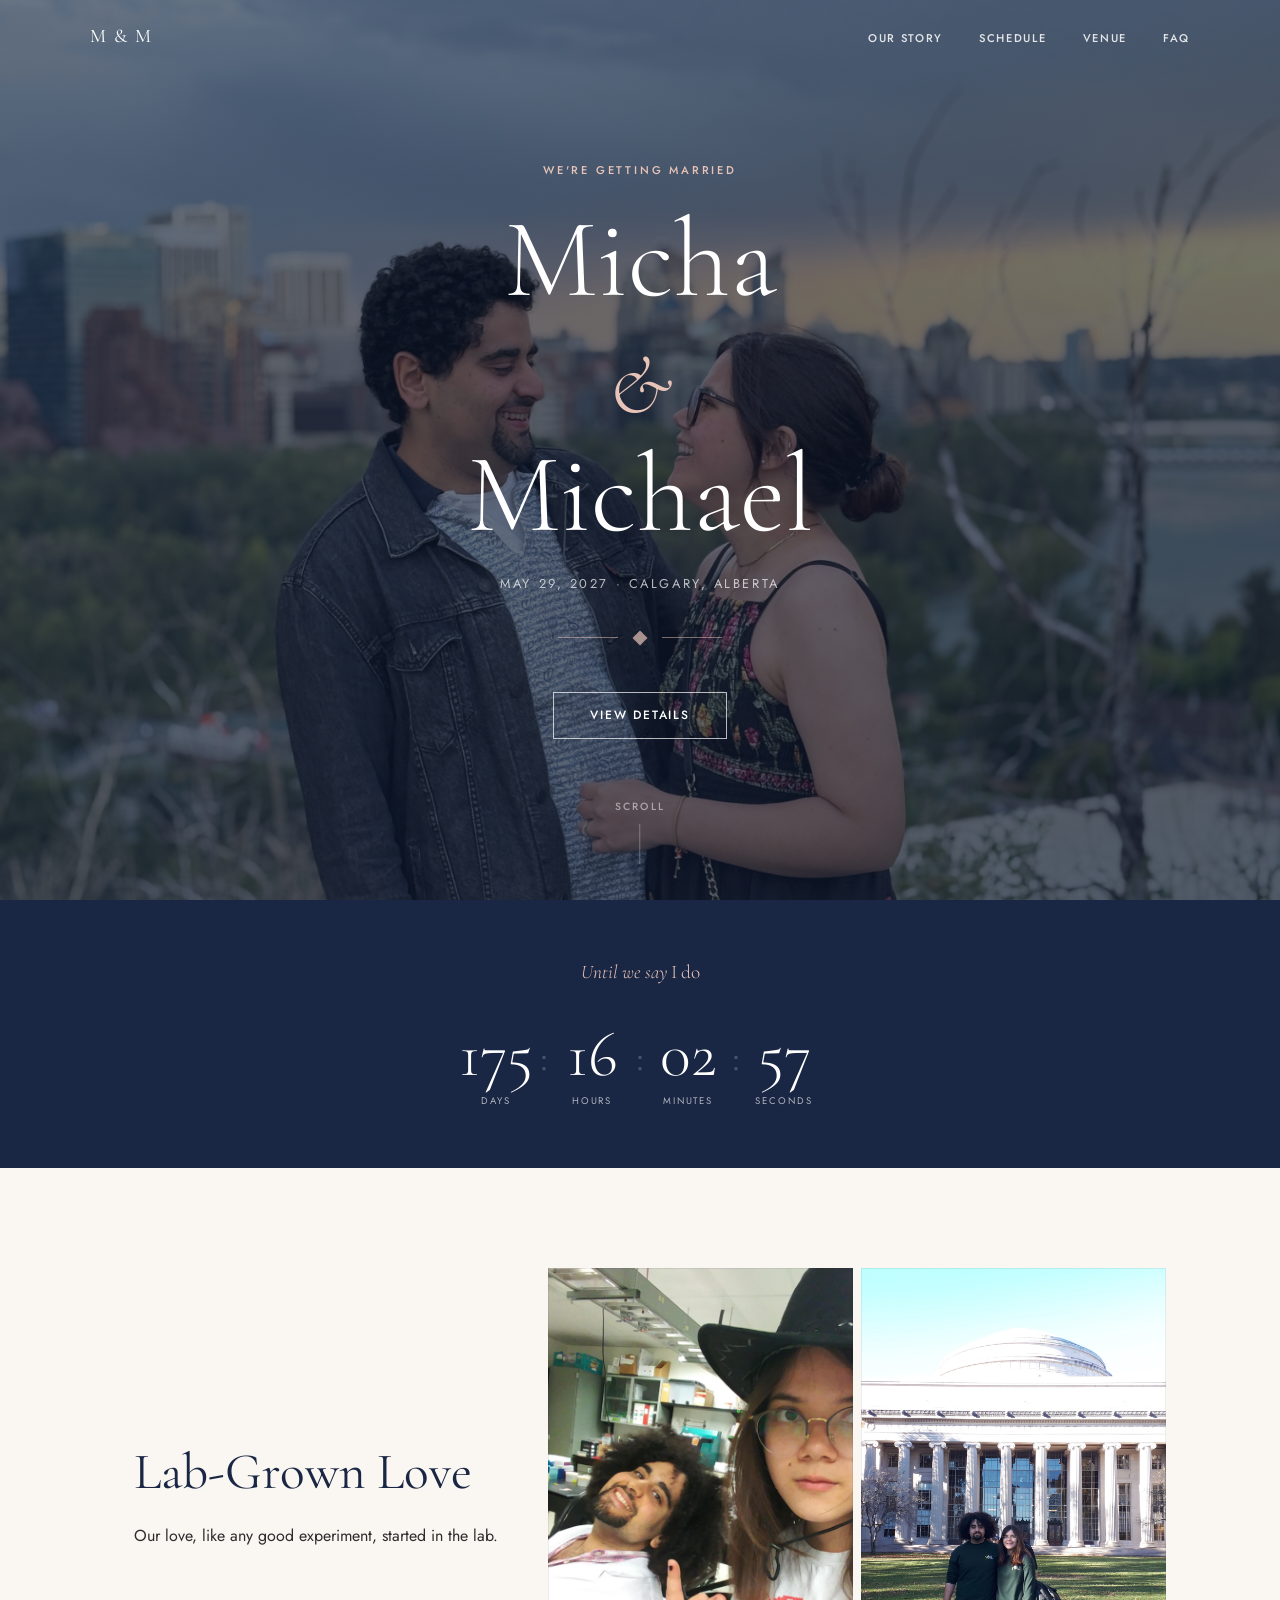
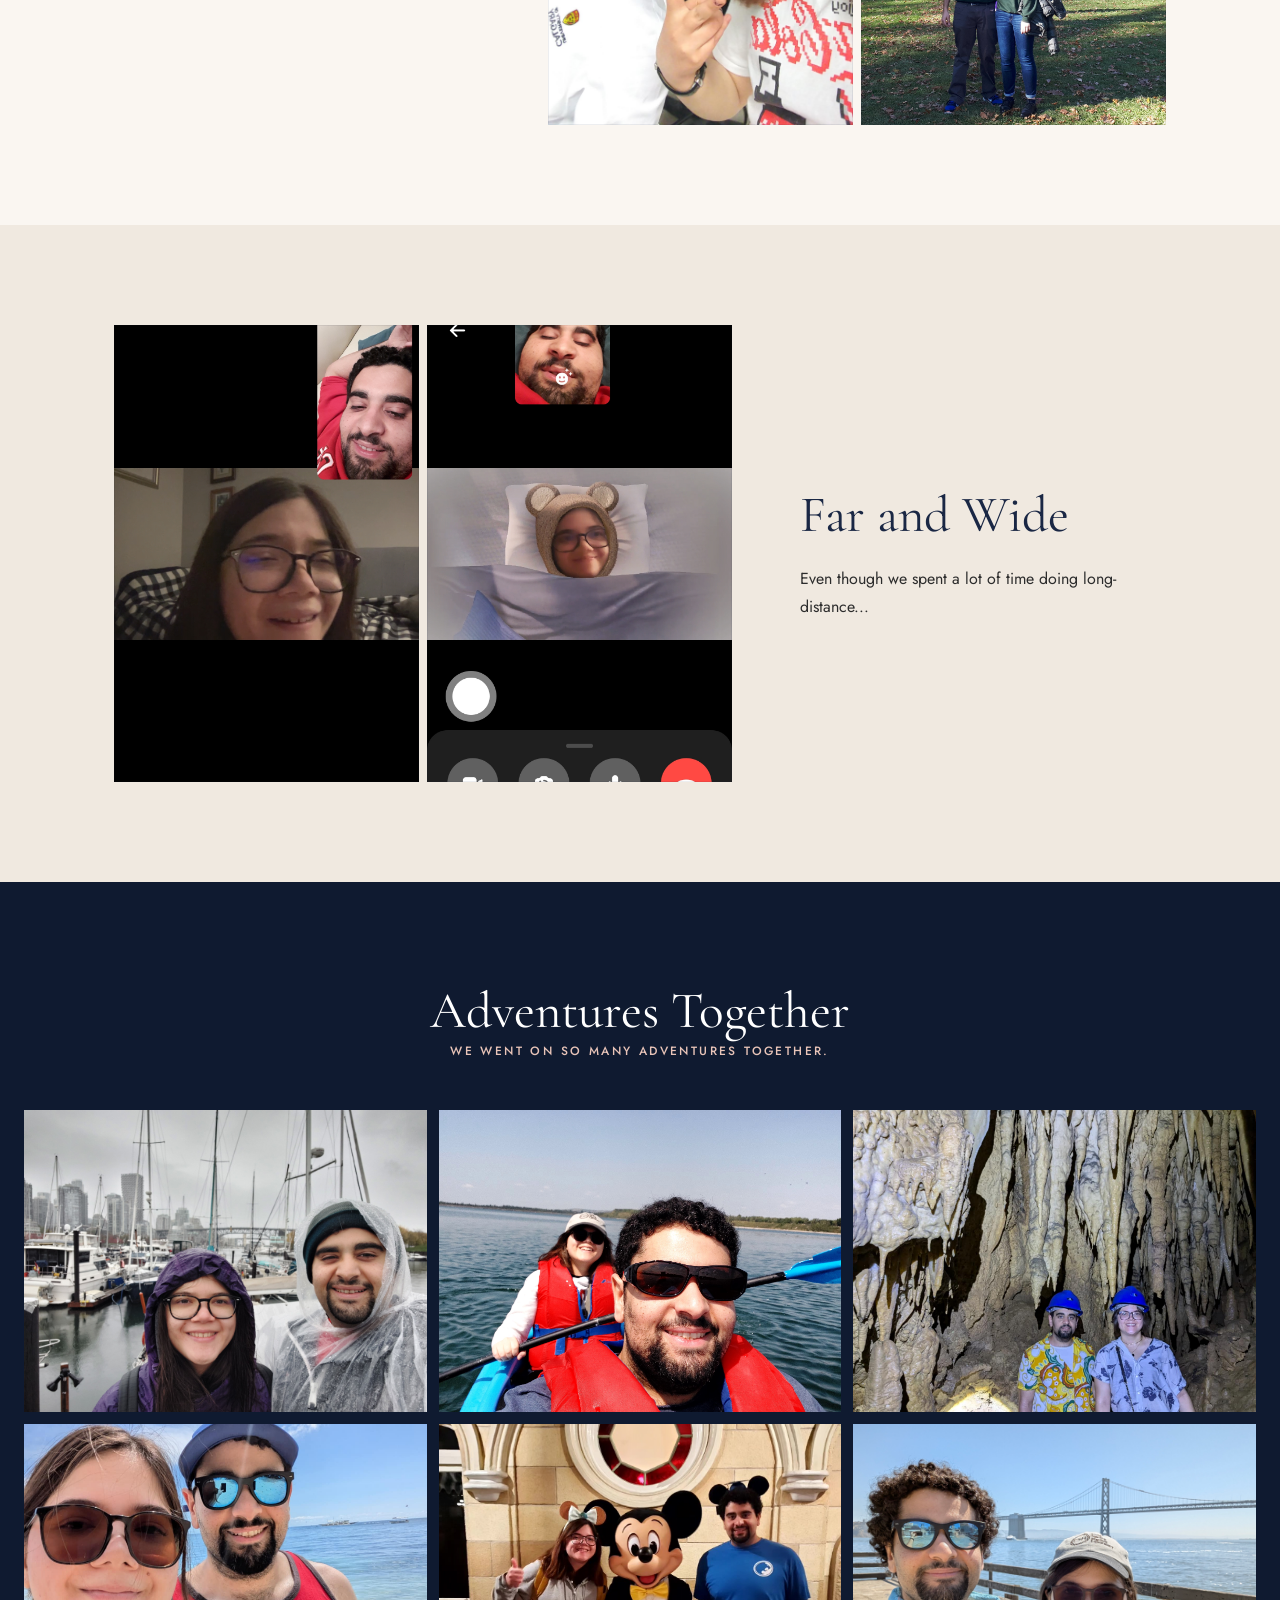
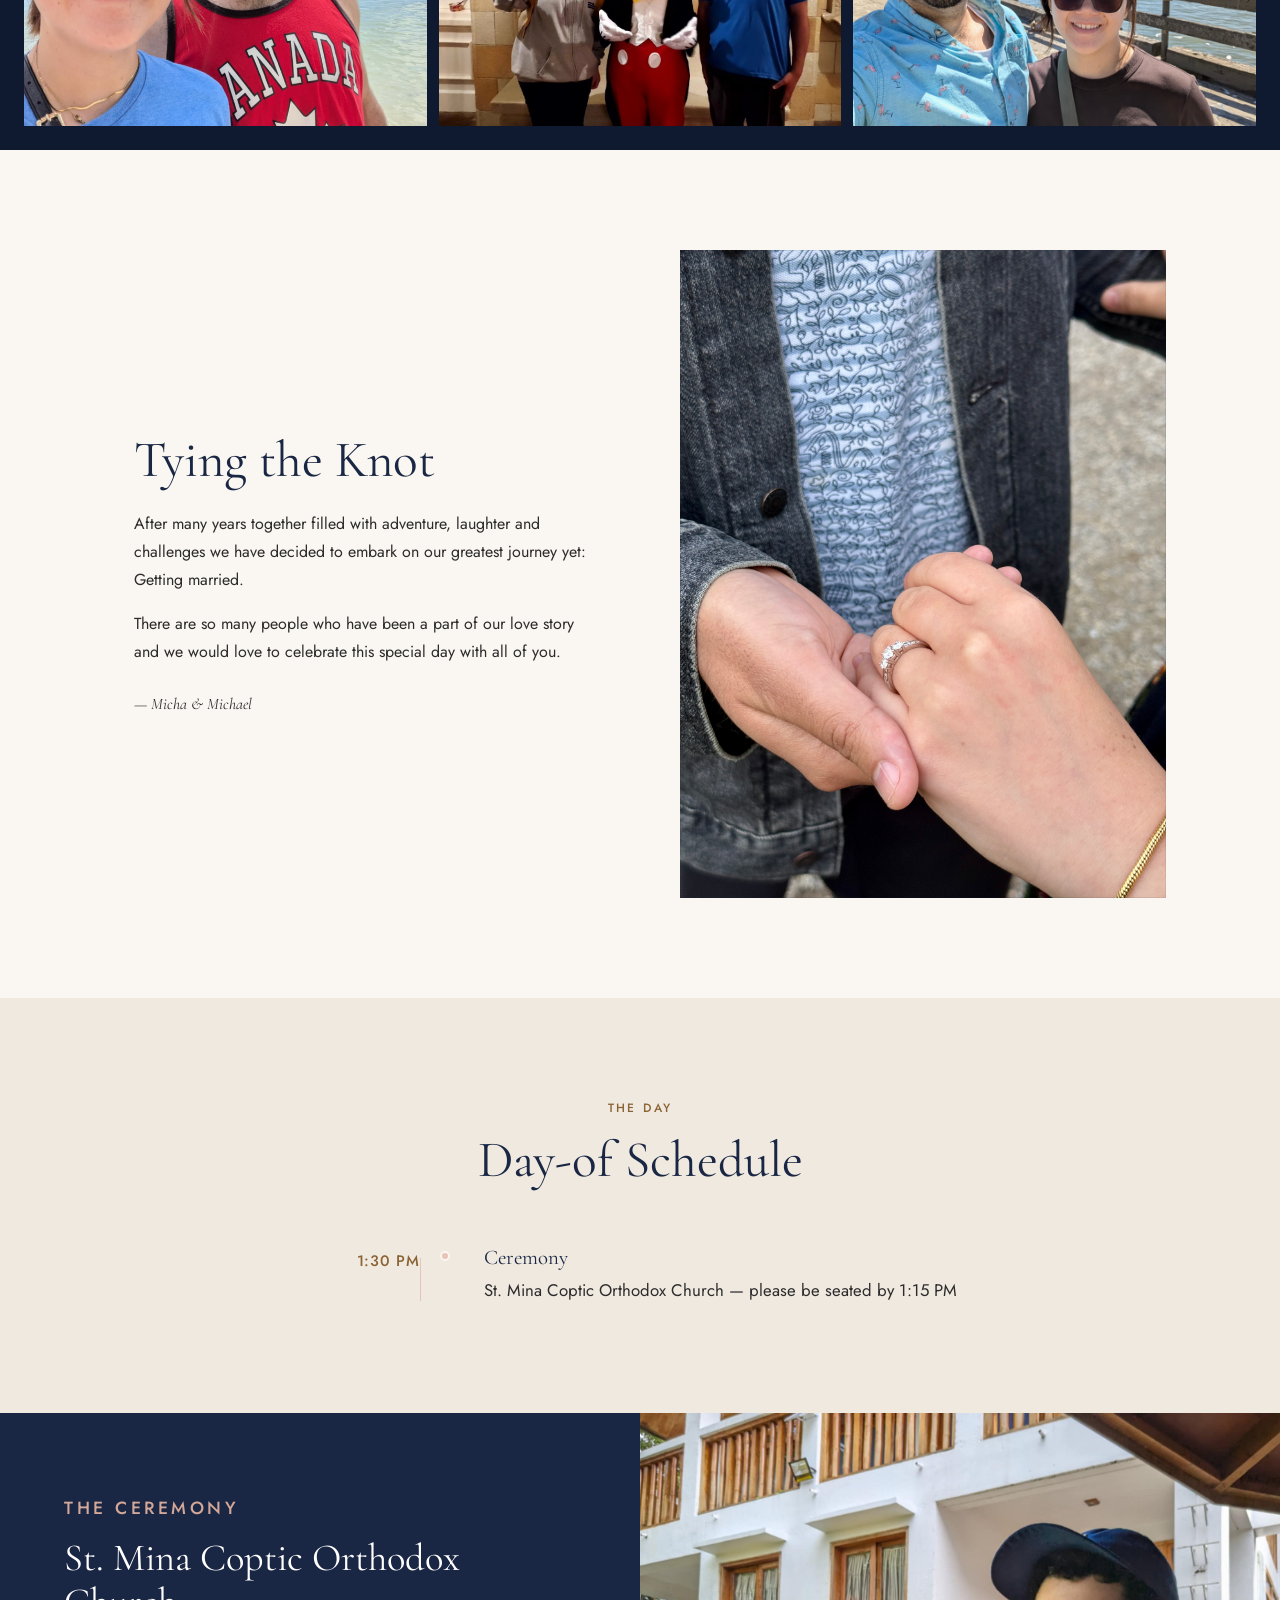
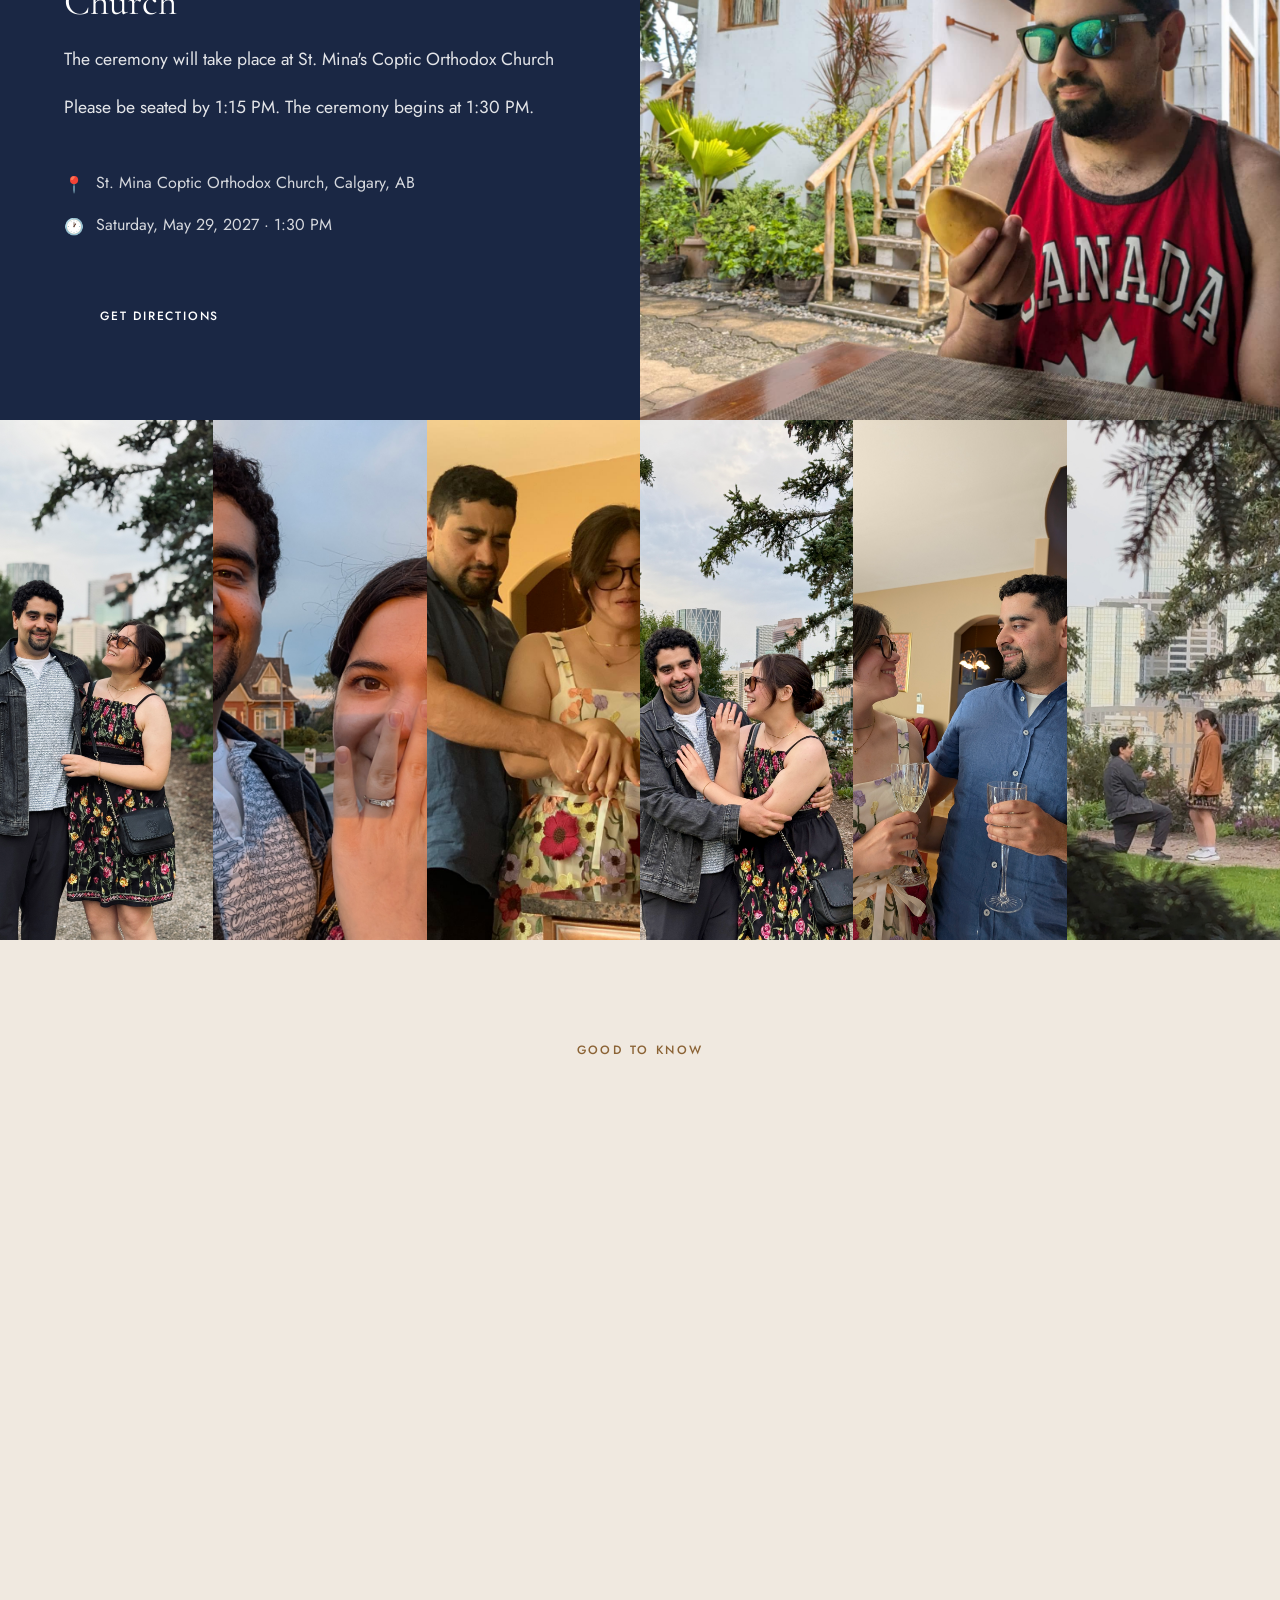
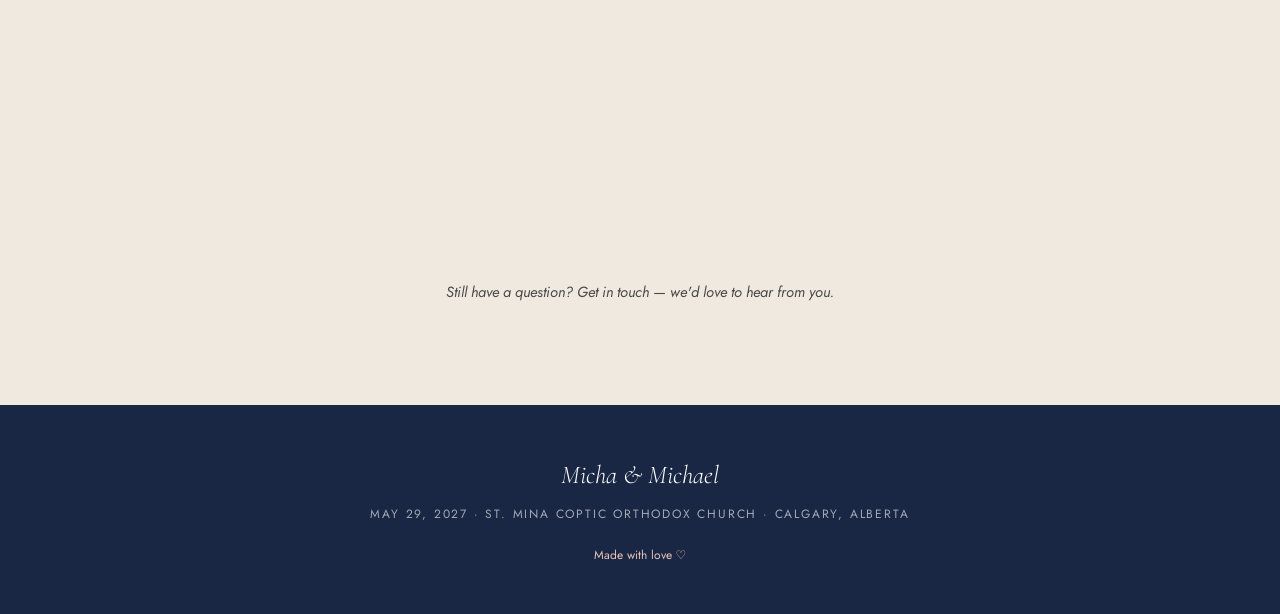
<file: index.html>
<!DOCTYPE html>
<html lang="en">
<head>
  <meta charset="UTF-8" />
  <meta name="viewport" content="width=device-width, initial-scale=1.0" />
  <title>Micha & Michael — May 29, 2027</title>
  <link rel="preconnect" href="https://fonts.googleapis.com" />
  <link rel="preconnect" href="https://fonts.gstatic.com" crossorigin />
  <link href="https://fonts.googleapis.com/css2?family=Cormorant+Garamond:ital,wght@0,300;0,400;0,500;1,300;1,400&family=Jost:wght@300;400;500&display=swap" rel="stylesheet" />
  <link rel="stylesheet" href="style.css" />
</head>
<body>

  <!-- NAV -->
  <nav id="nav">
    <div class="nav-inner">
      <span class="nav-monogram">M & M</span>
      <ul class="nav-links">
        <li><a href="#story">Our Story</a></li>
        <li><a href="#schedule">Schedule</a></li>
        <li><a href="#venue">Venue</a></li>
        <li><a href="#faq">FAQ</a></li>
      </ul>
      <button class="nav-toggle" aria-label="Open menu">&#9776;</button>
    </div>
  </nav>

  <!-- MOBILE MENU -->
  <div id="mobile-menu" class="mobile-menu">
    <button class="mobile-close" aria-label="Close menu">&#10005;</button>
    <ul>
      <li><a href="#story">Our Story</a></li>
      <li><a href="#schedule">Schedule</a></li>
      <li><a href="#venue">Venue</a></li>
      <li><a href="#faq">FAQ</a></li>
    </ul>
  </div>

  <!-- HERO -->
  <section id="hero">
    <div class="hero-bg">
      <img src="images/IMG_2274.JPG" alt="Micha and Michael" />
    </div>
    <div class="hero-overlay"></div>
    <div class="hero-content">
      <p class="hero-eyebrow">We're getting married</p>
      <h1 class="hero-names">Micha<br /><span class="amp">&</span><br />Michael</h1>
      <p class="hero-date">May 29, 2027 · Calgary, Alberta</p>
      <div class="hero-divider">
        <span></span><svg viewBox="0 0 24 24" fill="none" xmlns="http://www.w3.org/2000/svg"><path d="M12 3 L21 12 L12 21 L3 12 Z" fill="currentColor"/></svg><span></span>
      </div>
      <a href="#schedule" class="btn-outline">View Details</a>
    </div>
    <div class="hero-scroll">
      <span>Scroll</span>
      <div class="scroll-line"></div>
    </div>
  </section>

  <!-- COUNTDOWN -->
  <section id="countdown">
    <div class="countdown-inner">
      <p class="countdown-label">Until we say <em>I do</em></p>
      <div class="countdown-grid">
        <div class="count-item"><span id="cd-days">—</span><label>Days</label></div>
        <div class="count-sep">:</div>
        <div class="count-item"><span id="cd-hours">—</span><label>Hours</label></div>
        <div class="count-sep">:</div>
        <div class="count-item"><span id="cd-mins">—</span><label>Minutes</label></div>
        <div class="count-sep">:</div>
        <div class="count-item"><span id="cd-secs">—</span><label>Seconds</label></div>
      </div>
    </div>
  </section>

  <!-- OUR STORY -->
  <section id="story">

    <div class="story-band story-band--multi">
      <div class="section-inner story-inner">
        <div class="story-text">
          <h2>Lab-Grown Love</h2>
          <p>
            Our love, like any good experiment, started in the lab.
          </p>
        </div>
        <div class="story-images multi">
          <div class="story-image"><img src="images/LabLove/20190731_171003.jpg" alt="Micha and Michael together" /></div>
          <div class="story-image"><img src="images/LabLove/20191102_145530.jpg" alt="Micha and Michael together" /></div>
        </div>

      </div>
    </div>
        <div class="story-band alt story-band--multi">
      <div class="section-inner story-inner">

        <div class="story-images multi">
          <div class="story-image"><img src="images/Far and Wide/Screenshot_20210808-220842_Messenger.jpg" alt="Micha and Michael together" /></div>
          <div class="story-image"><img src="images/Far and Wide/Screenshot_20210808-221040_Messenger.jpg" alt="Micha and Michael together" /></div>
        </div>
        <div class="story-text">
          <h2>Far and Wide</h2>
          <p>
            Even though we spent a lot of time doing long-distance...
          </p>
        </div>
      </div>
  </div>
  <!-- FAR AND WIDE PHOTOS -->
  <section id="adventures">
    <div class="section-inner adventures-header">
      <h2 class="center">Adventures Together</h2>
      <p class="eyebrow center">We went on so many adventures together.</p>
    </div>
    <div class="adventures-grid">
      <div class="adv-item"><img src="images/adventures together/20211016_125259.jpg" alt="Micha and Michael" /></div>
      <div class="adv-item"><img src="images/adventures together/20240805_131034.jpg" alt="Micha and Michael" /></div>
      <div class="adv-item"><img src="images/adventures together/bfb4d5c4-9666-4f01-9d2d-2e9e54d51315.jpg" alt="Micha and Michael" /></div>
      <div class="adv-item"><img src="images/adventures together/c4f415c9-bba3-4f18-a8d9-7c00e29c751a.jpg" alt="Micha and Michael" /></div>
      <div class="adv-item"><img src="images/adventures together/IMG_20240519_234214_234_(1).jpg" alt="Micha and Michael" /></div>
      <div class="adv-item"><img src="images/adventures together/PXL_20250509_175120164.jpg" alt="Micha and Michael" /></div>
    </div>
  </section>

    <div class="story-band">
      <div class="section-inner story-inner">
        <div class="story-text">
          <h2>Tying the Knot</h2>
          <p>After many years together filled with adventure, laughter and challenges we have decided to embark on our greatest journey yet: Getting married.</p>
            <p>
            There are so many people who have been a part
            of our love story and we would love to celebrate this special day with all of you.
          </p>
          <p class="story-sig">— Micha & Michael</p>
        </div>
        <div class="story-image">
          <img src="images/IMG_2263.JPG" alt="Micha and Michael together" />
        </div>
      </div>
    </div>
  </section>

  <!-- SCHEDULE -->
  <section id="schedule">
    <div class="section-inner">
      <p class="eyebrow center">The Day</p>
      <h2 class="center">Day-of Schedule</h2>
      <div class="timeline">
        <div class="tl-item last">
          <div class="tl-time">1:30 PM</div>
          <div class="tl-dot"></div>
          <div class="tl-content">
            <h4>Ceremony</h4>
            <p>St. Mina Coptic Orthodox Church — please be seated by 1:15 PM</p>
          </div>
        </div>
      </div>
    </div>
  </section>

  <!-- VENUE -->
  <section id="venue">
    <div class="venue-split">
      <div class="venue-text">
        <p class="eyebrow">The Ceremony</p>
        <h2>St. Mina Coptic Orthodox Church</h2>
        <p>The ceremony will take place at St. Mina's Coptic Orthodox Church</p>
        <p>Please be seated by 1:15 PM. The ceremony begins at 1:30 PM.</p>
        <div class="venue-details">
          <div class="venue-detail-row">
            <span class="vdr-icon">📍</span>
            <span>St. Mina Coptic Orthodox Church, Calgary, AB</span>
          </div>
          <div class="venue-detail-row">
            <span class="vdr-icon">🕐</span>
            <span>Saturday, May 29, 2027 · 1:30 PM</span>
          </div>
        </div>
        <a href="https://maps.google.com/?q=St+Minas+Church+Calgary" target="_blank" rel="noopener" class="btn-primary">Get Directions</a>
      </div>
      <div class="venue-image">
        <img src="images/gallery/6e432c45-124f-406a-8583-e0a6dabbe363 (1).jpg" alt="St. Mina Coptic Orthodox Church" />
      </div>
    </div>
  </section>

  <!-- GALLERY STRIP -->
  <section id="gallery">
    <div class="gallery-strip">
      <div class="gallery-item"><img src="images/endGallery/0.JPG" alt="Micha and Michael" /></div>
      <div class="gallery-item"><img src="images/endGallery/1.jpg" alt="Micha and Michael" /></div>
      <div class="gallery-item"><img src="images/endGallery/2.jpg" alt="Micha and Michael" /></div>
      <div class="gallery-item"><img src="images/endGallery/3.JPG" alt="Micha and Michael" /></div>
      <div class="gallery-item"><img src="images/endGallery/4.jpg" alt="Micha and Michael" /></div>
      <div class="gallery-item"><img src="images/endGallery/5.jpg" alt="Micha and Michael" /></div>
    </div>
  </section>

  <!-- FAQ -->
  <!--
    NOTE: answers marked [CONFIRM] below are sensible defaults — review the
    wording and update anything that doesn't match your actual plans.
  -->
  <section id="faq">
    <div class="section-inner">
      <p class="eyebrow center">Good to Know</p>
      <h2 class="center">Frequently Asked Questions</h2>

      <div class="faq-list">
        <details class="faq-item">
          <summary>When and where is the ceremony?</summary>
          <div class="faq-answer">
            <p>Saturday, May 29, 2027 at St. Mina Coptic Orthodox Church in Calgary, Alberta. The ceremony begins at 1:30 PM — please be seated by 1:15 PM so you don't miss the entrance.</p>
          </div>
        </details>

        <details class="faq-item">
          <summary>What should I wear?</summary>
          <div class="faq-answer">
            <p><!-- [CONFIRM] -->Formal / semi-formal attire. As the ceremony is held in a church, we kindly ask that shoulders and knees be covered out of respect for the space.</p>
          </div>
        </details>

        <details class="faq-item">
          <summary>How long is the ceremony?</summary>
          <div class="faq-answer">
            <p><!-- [CONFIRM] -->A Coptic Orthodox wedding ceremony typically runs about an hour and a half. If you haven't been to one before, expect beautiful chanting, incense, and plenty of tradition — everything you need to know will be easy to follow along with.</p>
          </div>
        </details>

        <details class="faq-item">
          <summary>Where do I park?</summary>
          <div class="faq-answer">
            <p><!-- [CONFIRM] -->Parking is available on site at the church. Please give yourself a few extra minutes to park and be seated before 1:15 PM.</p>
          </div>
        </details>

        <details class="faq-item">
          <summary>Can I bring my kids?</summary>
          <div class="faq-answer">
            <p><!-- [CONFIRM] -->Yes — children are very welcome at the ceremony. There's no need to let us know in advance; just bring them along.</p>
          </div>
        </details>

        <details class="faq-item">
          <summary>Can I take photos?</summary>
          <div class="faq-answer">
            <p><!-- [CONFIRM] -->We have a photographer capturing the day, so we'd love for you to be fully present during the ceremony itself. Photos afterwards are very welcome — and we'd love to see them!</p>
          </div>
        </details>

        <details class="faq-item">
          <summary>What about gifts?</summary>
          <div class="faq-answer">
            <p>Your presence is the greatest gift. If you'd still like to give something, we'd prefer a contribution towards our life together rather than a physical gift.</p>
          </div>
        </details>

        <details class="faq-item">
          <summary>Who do I contact if I have a question?</summary>
          <div class="faq-answer">
            <p><!-- [CONFIRM] -->Just reach out to either of us directly — we're happy to help with anything we haven't covered here.</p>
          </div>
        </details>
      </div>

      <p class="faq-footnote">Still have a question? Get in touch — we'd love to hear from you.</p>
    </div>
  </section>

  <!-- FOOTER -->
  <footer id="footer">
    <div class="footer-inner">
      <p class="footer-names">Micha &amp; Michael</p>
      <p class="footer-date">May 29, 2027 · St. Mina Coptic Orthodox Church · Calgary, Alberta</p>
      <p class="footer-love">Made with love ♡</p>
    </div>
  </footer>

  <script src="script.js"></script>
</body>
</html>
</file>
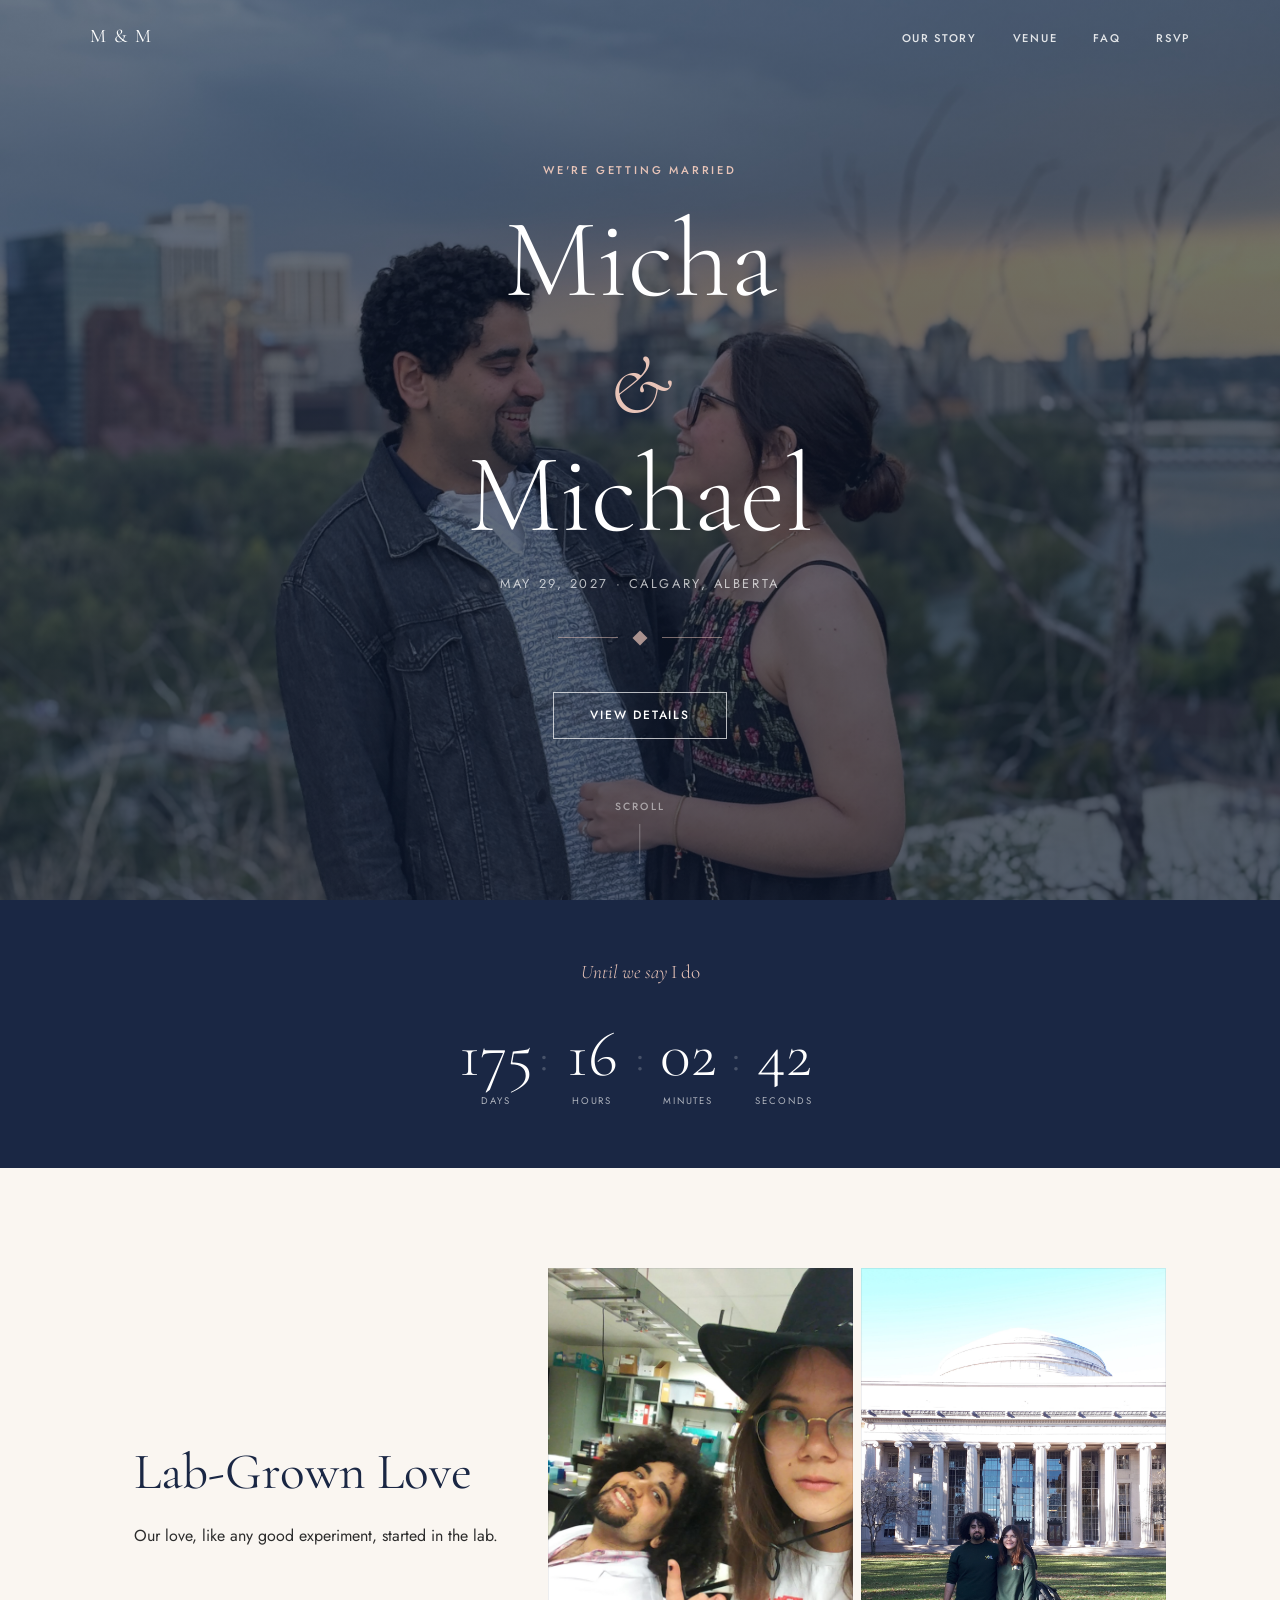
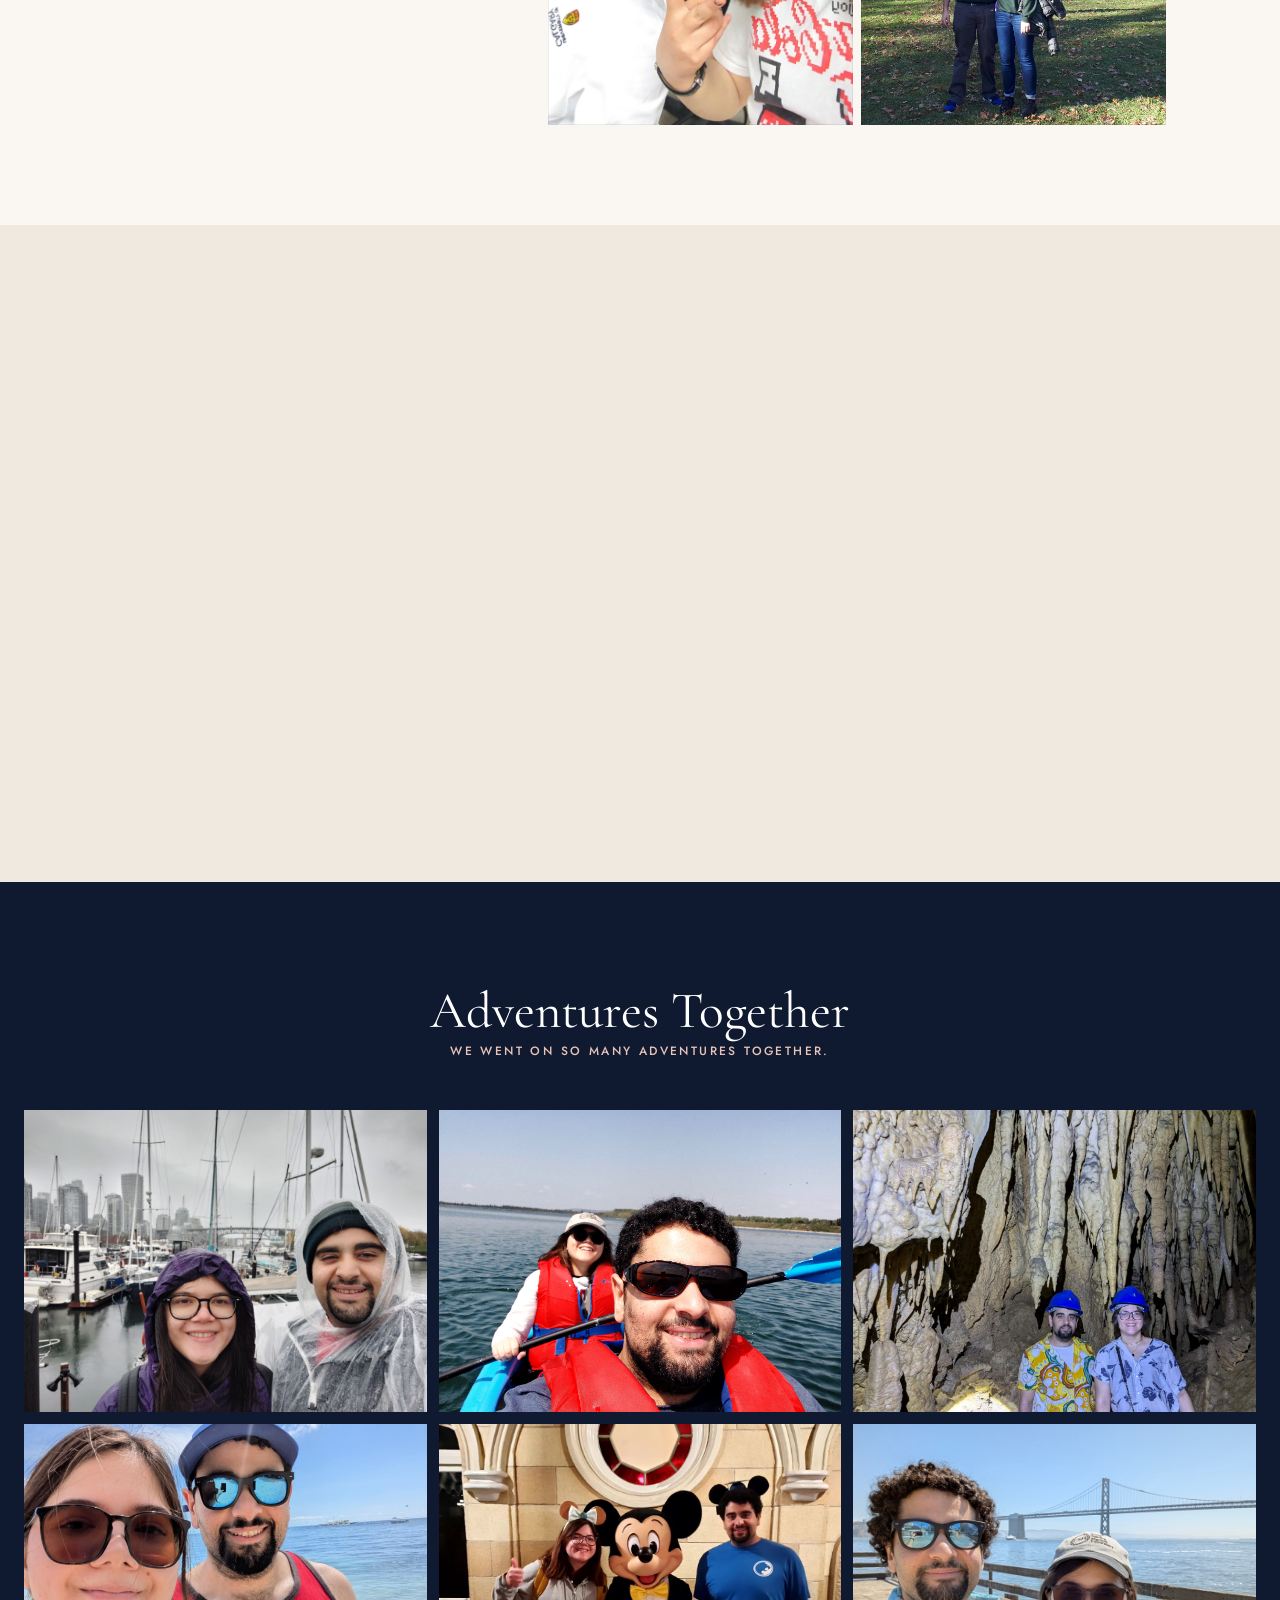
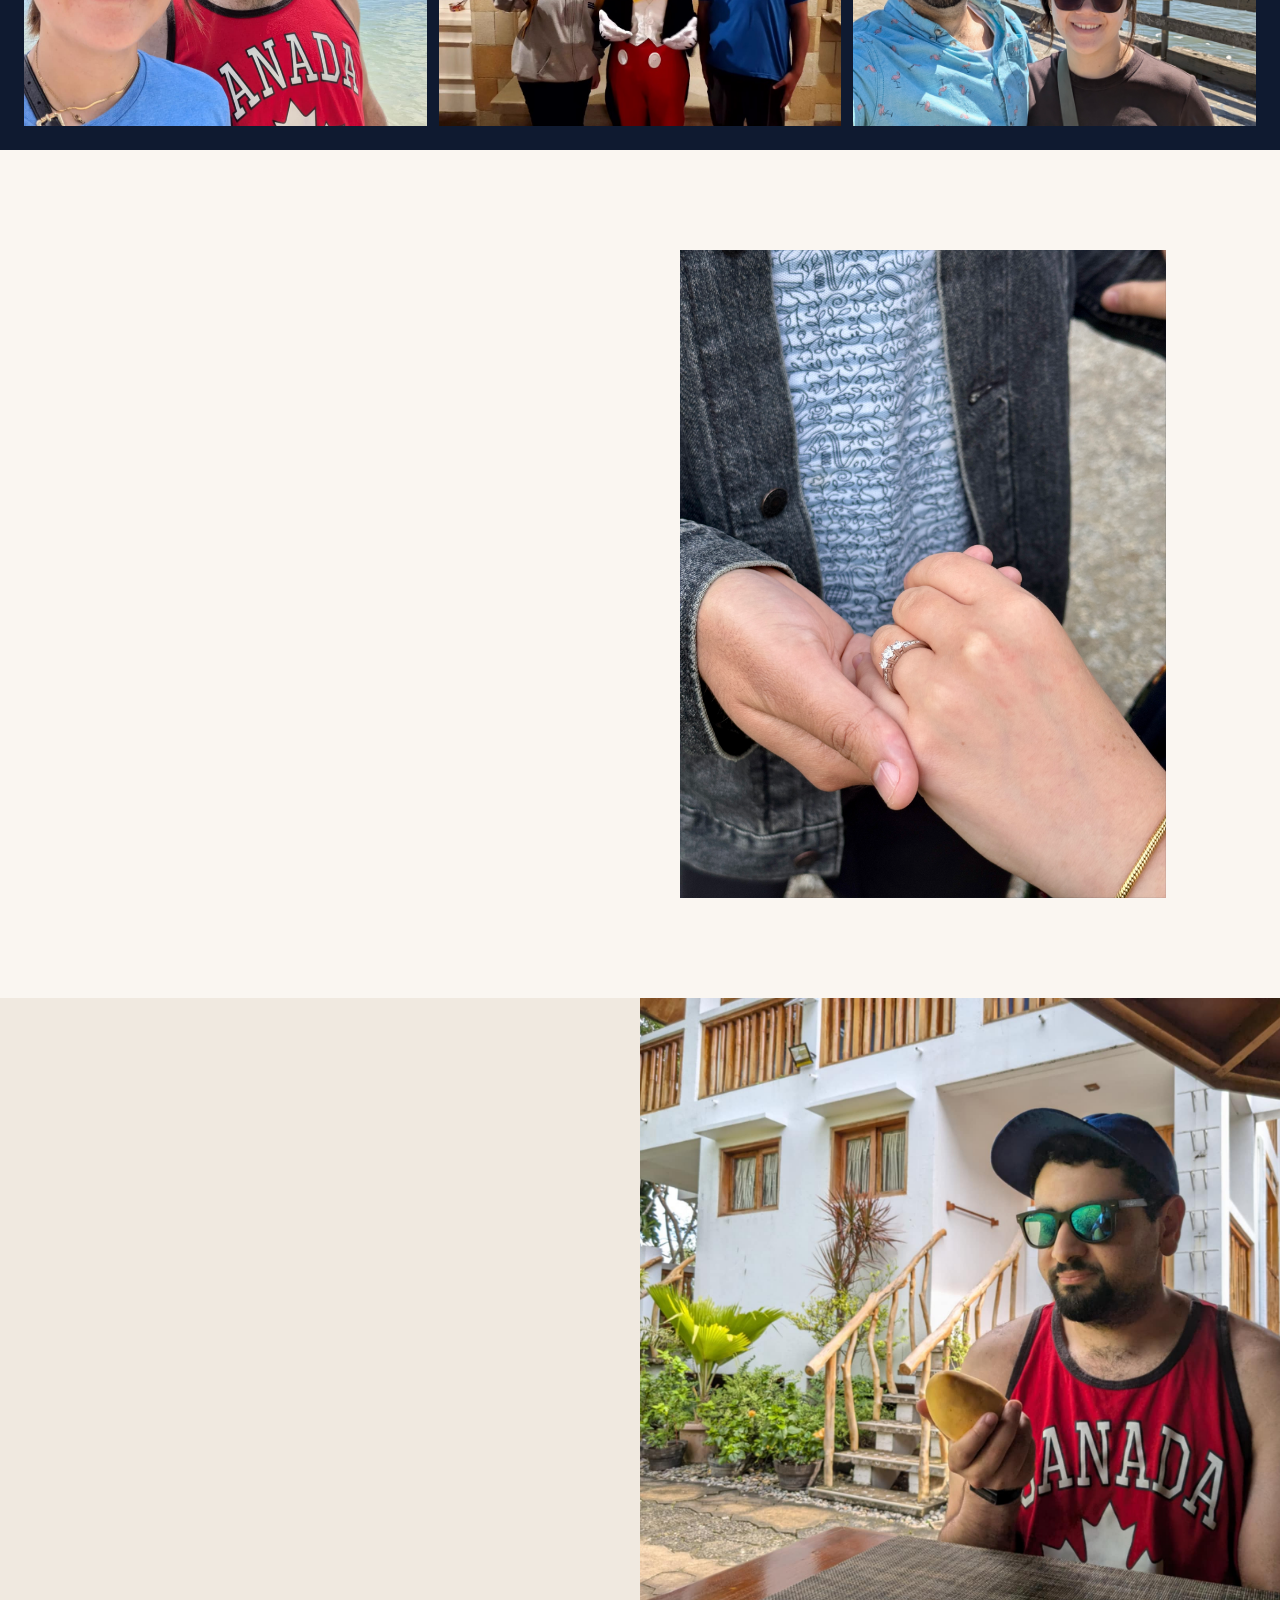
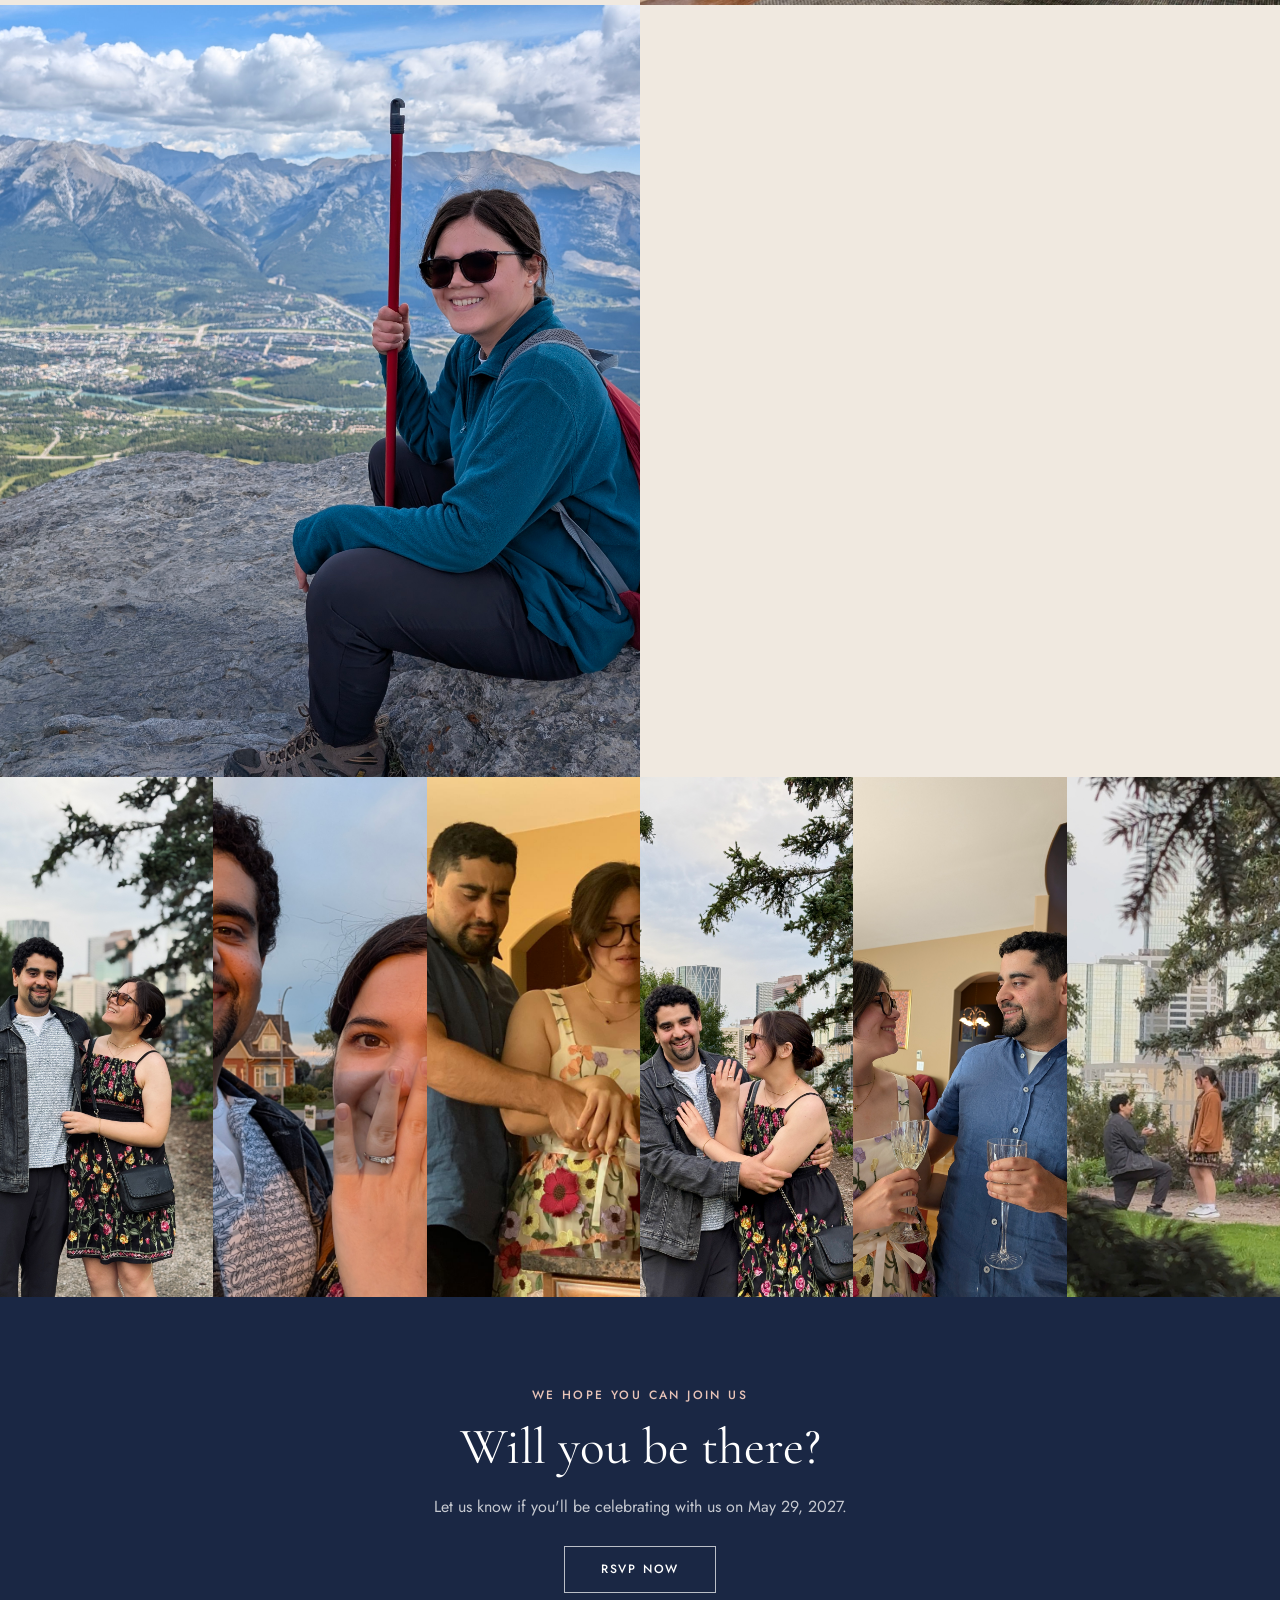
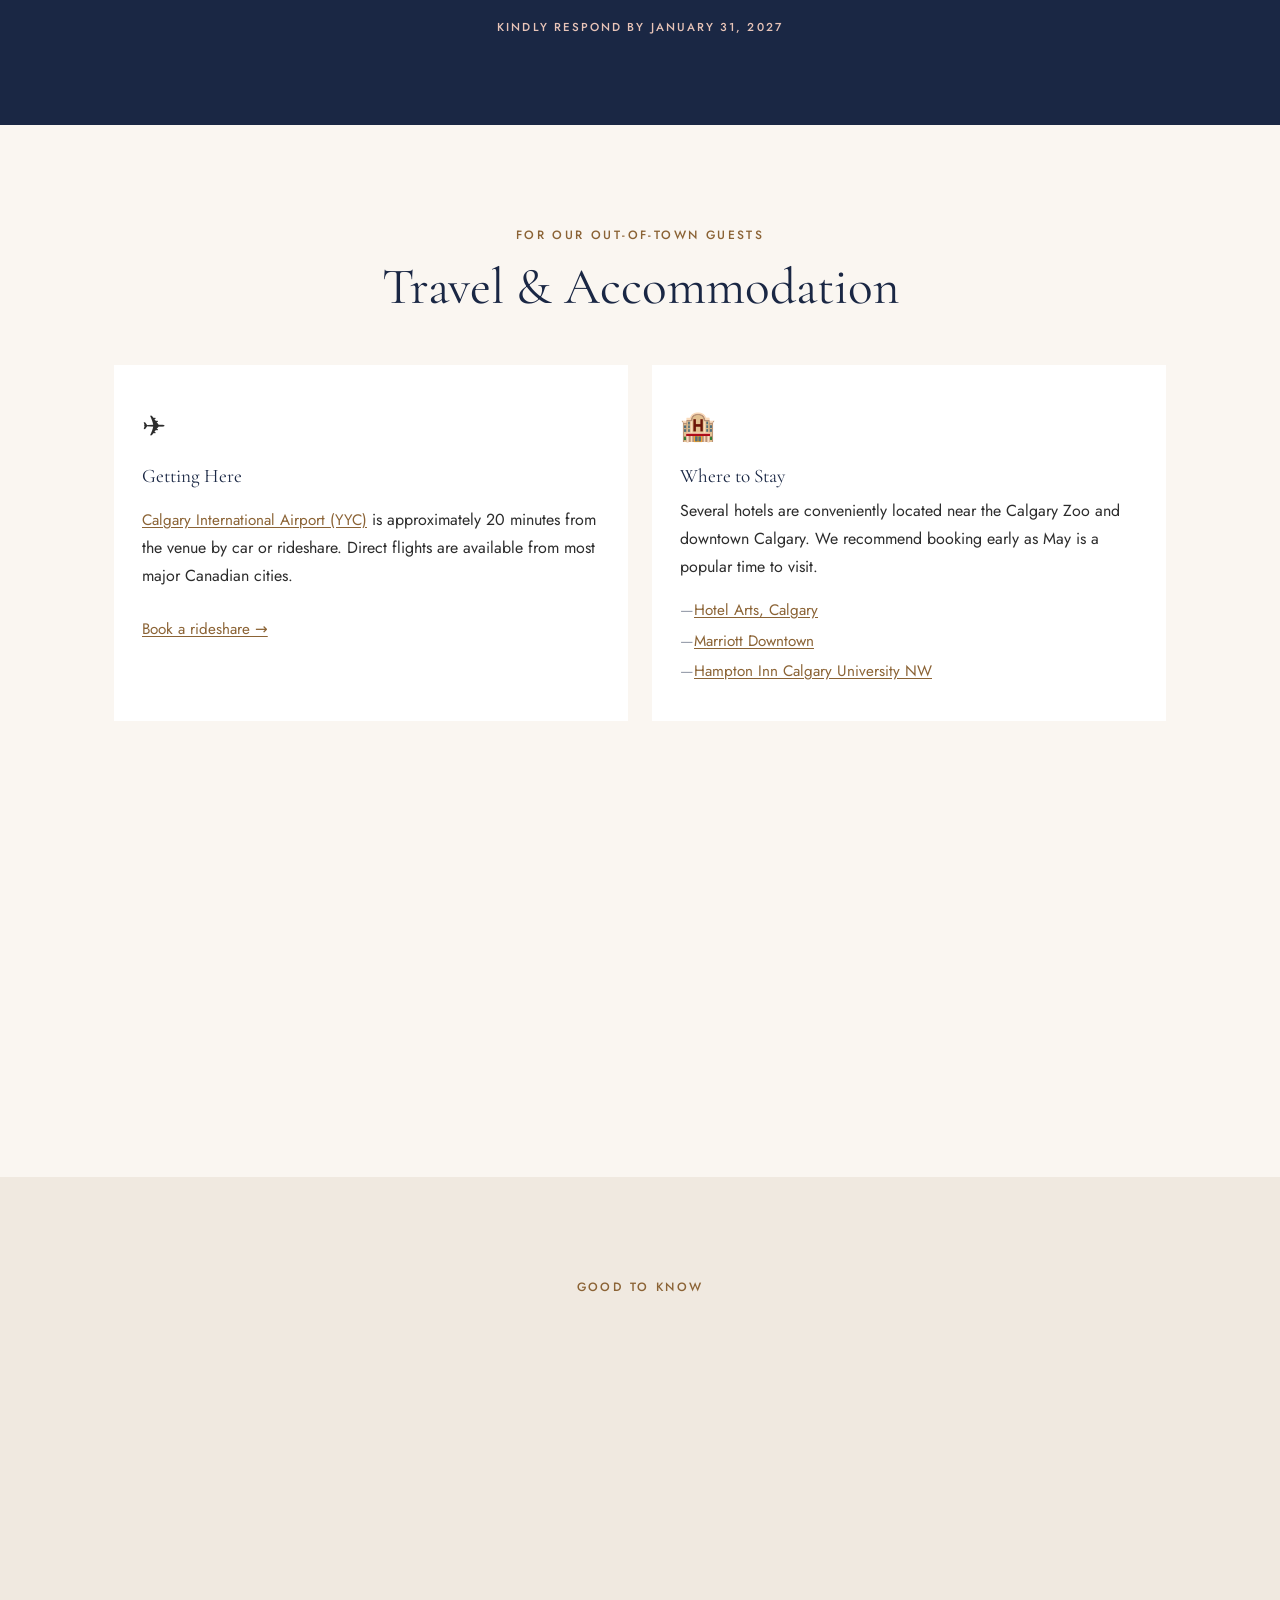
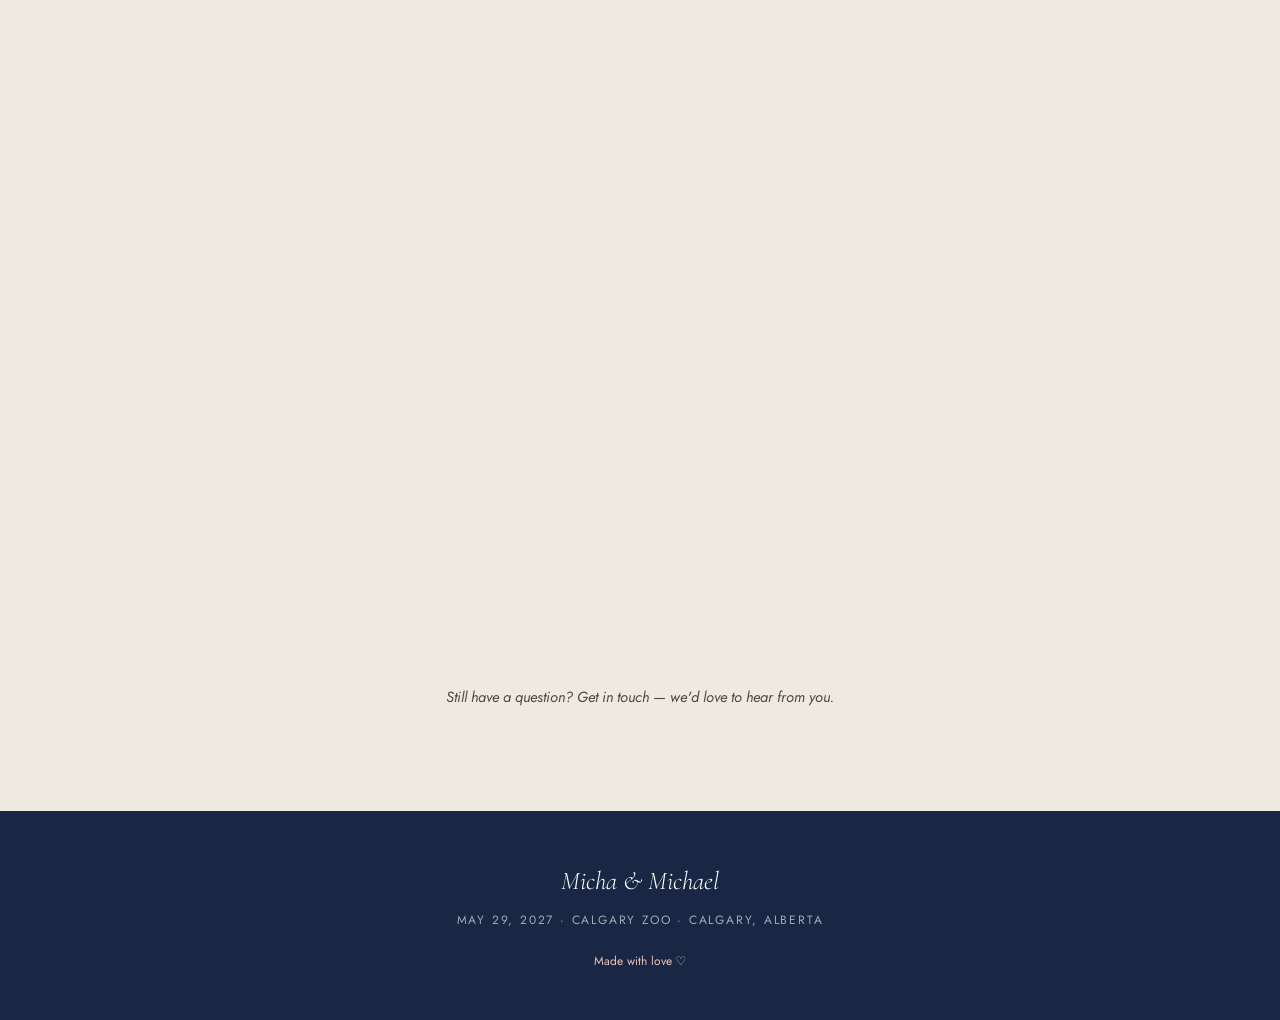
<file: invite.html>
<!DOCTYPE html>
<html lang="en">
<head>
  <meta charset="UTF-8" />
  <meta name="viewport" content="width=device-width, initial-scale=1.0" />
  <title>Micha & Michael — May 29, 2027</title>
  <link rel="preconnect" href="https://fonts.googleapis.com" />
  <link rel="preconnect" href="https://fonts.gstatic.com" crossorigin />
  <link href="https://fonts.googleapis.com/css2?family=Cormorant+Garamond:ital,wght@0,300;0,400;0,500;1,300;1,400&family=Jost:wght@300;400;500&display=swap" rel="stylesheet" />
  <link rel="stylesheet" href="style.css" />
</head>
<body>

  <!-- NAV -->
  <nav id="nav">
    <div class="nav-inner">
      <span class="nav-monogram">M & M</span>
      <ul class="nav-links">
        <li><a href="#story">Our Story</a></li>
        <li><a href="#venue">Venue</a></li>
        <li><a href="#faq">FAQ</a></li>
        <li><a href="rsvp.html">RSVP</a></li>
      </ul>
      <button class="nav-toggle" aria-label="Open menu">&#9776;</button>
    </div>
  </nav>

  <!-- MOBILE MENU -->
  <div id="mobile-menu" class="mobile-menu">
    <button class="mobile-close" aria-label="Close menu">&#10005;</button>
    <ul>
      <li><a href="#story">Our Story</a></li>
      <li><a href="#venue">Venue</a></li>
      <li><a href="#faq">FAQ</a></li>
      <li><a href="rsvp.html">RSVP</a></li>
    </ul>
  </div>

  <!-- HERO -->
  <section id="hero">
    <div class="hero-bg">
      <img src="images/IMG_2274.JPG" alt="Micha and Michael" />
    </div>
    <div class="hero-overlay"></div>
    <div class="hero-content">
      <p class="hero-eyebrow">We're getting married</p>
      <h1 class="hero-names">Micha<br /><span class="amp">&</span><br />Michael</h1>
      <p class="hero-date">May 29, 2027 · Calgary, Alberta</p>
      <div class="hero-divider">
        <span></span><svg viewBox="0 0 24 24" fill="none" xmlns="http://www.w3.org/2000/svg"><path d="M12 3 L21 12 L12 21 L3 12 Z" fill="currentColor"/></svg><span></span>
      </div>
      <a href="#venue" class="btn-outline">View Details</a>
    </div>
    <div class="hero-scroll">
      <span>Scroll</span>
      <div class="scroll-line"></div>
    </div>
  </section>

  <!-- COUNTDOWN -->
  <section id="countdown">
    <div class="countdown-inner">
      <p class="countdown-label">Until we say <em>I do</em></p>
      <div class="countdown-grid">
        <div class="count-item"><span id="cd-days">—</span><label>Days</label></div>
        <div class="count-sep">:</div>
        <div class="count-item"><span id="cd-hours">—</span><label>Hours</label></div>
        <div class="count-sep">:</div>
        <div class="count-item"><span id="cd-mins">—</span><label>Minutes</label></div>
        <div class="count-sep">:</div>
        <div class="count-item"><span id="cd-secs">—</span><label>Seconds</label></div>
      </div>
    </div>
  </section>

  <!-- OUR STORY -->
  <section id="story">

    <div class="story-band story-band--multi">
      <div class="section-inner story-inner">
        <div class="story-text">
          <h2>Lab-Grown Love</h2>
          <p>
            Our love, like any good experiment, started in the lab.
          </p>
        </div>
        <div class="story-images multi">
          <div class="story-image"><img src="images/LabLove/20190731_171003.jpg" alt="Micha and Michael together" /></div>
          <div class="story-image"><img src="images/LabLove/20191102_145530.jpg" alt="Micha and Michael together" /></div>
        </div>

      </div>
    </div>
        <div class="story-band alt story-band--multi">
      <div class="section-inner story-inner">

        <div class="story-images multi">
          <div class="story-image"><img src="images/Far and Wide/Screenshot_20210808-220842_Messenger.jpg" alt="Micha and Michael together" /></div>
          <div class="story-image"><img src="images/Far and Wide/Screenshot_20210808-221040_Messenger.jpg" alt="Micha and Michael together" /></div>
        </div>
        <div class="story-text">
          <h2>Far and Wide</h2>
          <p>
            Even though we spent a lot of time doing long-distance...
          </p>
        </div>
      </div>
  </div>
  <!-- FAR AND WIDE PHOTOS -->
  <section id="adventures">
    <div class="section-inner adventures-header">
      <h2 class="center">Adventures Together</h2>
      <p class="eyebrow center">We went on so many adventures together.</p>
    </div>
    <div class="adventures-grid">
      <div class="adv-item"><img src="images/adventures together/20211016_125259.jpg" alt="Micha and Michael" /></div>
      <div class="adv-item"><img src="images/adventures together/20240805_131034.jpg" alt="Micha and Michael" /></div>
      <div class="adv-item"><img src="images/adventures together/bfb4d5c4-9666-4f01-9d2d-2e9e54d51315.jpg" alt="Micha and Michael" /></div>
      <div class="adv-item"><img src="images/adventures together/c4f415c9-bba3-4f18-a8d9-7c00e29c751a.jpg" alt="Micha and Michael" /></div>
      <div class="adv-item"><img src="images/adventures together/IMG_20240519_234214_234_(1).jpg" alt="Micha and Michael" /></div>
      <div class="adv-item"><img src="images/adventures together/PXL_20250509_175120164.jpg" alt="Micha and Michael" /></div>
    </div>
  </section>

    <div class="story-band">
      <div class="section-inner story-inner">
        <div class="story-text">
          <h2>Tying the Knot</h2>
          <p>After many years together filled with adventure, laughter and challenges we have decided to embark on our greatest journey yet: Getting married.</p>
            <p>
            There are so many people who have been a part
            of our love story and we would love to celebrate this special day with all of you.
          </p>
          <p class="story-sig">— Micha & Michael</p>
        </div>
        <div class="story-image">
          <img src="images/IMG_2263.JPG" alt="Micha and Michael together" />
        </div>
      </div>
    </div>
  </section>

  <!-- VENUE -->
  <section id="venue">
    <div class="venue-split">
      <div class="venue-text">
        <p class="eyebrow">The Ceremony</p>
        <h2>St. Mina Coptic Orthodox Church</h2>
        <p>The ceremony will take place at St. Mina's Coptic Orthodox Church</p>
        <p>Please be seated by 1:15 PM. The ceremony begins at 1:30 PM.</p>
        <div class="venue-details">
          <div class="venue-detail-row">
            <span class="vdr-icon">📍</span>
            <span>St. Mina Coptic Orthodox Church, Calgary, AB</span>
          </div>
          <div class="venue-detail-row">
            <span class="vdr-icon">🕐</span>
            <span>Saturday, May 29, 2027 · 1:30 PM</span>
          </div>
        </div>
        <a href="https://maps.google.com/?q=St+Minas+Church+Calgary" target="_blank" rel="noopener" class="btn-primary">Get Directions</a>
      </div>
      <div class="venue-image">
        <img src="images/gallery/6e432c45-124f-406a-8583-e0a6dabbe363 (1).jpg" alt="St. Mina Coptic Orthodox Church" />
      </div>
    </div>
    <div class="venue-split">
      <div class="venue-image">
        <img src="images/gallery/PXL_20250809_180601329.jpg" alt="Enmax Conservatory at Calgary Zoo" />
      </div>
      <div class="venue-text">
        <p class="eyebrow">The Reception (Seperate Invitation)</p>
        <h2>Enmax Conservatory<br />Calgary Zoo</h2>
        <p>Nestled within the Wilder Institute's Calgary Zoo, the Enmax Conservatory is a stunning glass-encased space surrounded by lush tropical gardens. It offers a magical backdrop that brings the wild beauty of nature indoors.</p>
        <p>Guests will enjoy the unique atmosphere of the zoo after hours — a one-of-a-kind evening among the animals and exotic plants.</p>
        <div class="venue-details">
          <div class="venue-detail-row">
            <span class="vdr-icon">📍</span>
            <span>1300 Zoo Rd NE, Calgary, AB T2E 7V6</span>
          </div>
          <div class="venue-detail-row">
            <span class="vdr-icon">🚗</span>
            <span>Parking available on site. Zoo Rd NE off Memorial Dr E.</span>
          </div>
          <div class="venue-detail-row">
            <span class="vdr-icon">🚇</span>
            <span>Nearest CTrain: Zoo / Bridgeland Station (Blue Line)</span>
          </div>
        </div>
        <a href="https://maps.google.com/?q=Calgary+Zoo+1300+Zoo+Rd+NE+Calgary" target="_blank" rel="noopener" class="btn-primary">Get Directions</a>
      </div>
    </div>
  </section>

  <!-- GALLERY STRIP -->
  <section id="gallery">
    <div class="gallery-strip">
      <div class="gallery-item"><img src="images/endGallery/0.JPG" alt="Micha and Michael" /></div>
      <div class="gallery-item"><img src="images/endGallery/1.jpg" alt="Micha and Michael" /></div>
      <div class="gallery-item"><img src="images/endGallery/2.jpg" alt="Micha and Michael" /></div>
      <div class="gallery-item"><img src="images/endGallery/3.JPG" alt="Micha and Michael" /></div>
      <div class="gallery-item"><img src="images/endGallery/4.jpg" alt="Micha and Michael" /></div>
      <div class="gallery-item"><img src="images/endGallery/5.jpg" alt="Micha and Michael" /></div>
    </div>
  </section>

  <!-- RSVP CTA -->
  <section id="rsvp-cta">
    <div class="rsvp-cta-inner">
      <p class="eyebrow light">We hope you can join us</p>
      <h2>Will you be there?</h2>
      <p class="rsvp-cta-text">Let us know if you'll be celebrating with us on May 29, 2027.</p>
      <a href="rsvp.html" class="btn-outline">RSVP Now</a>
      <p class="rsvp-cta-deadline">Kindly respond by January 31, 2027</p>
    </div>
  </section>

  <!-- TRAVEL & STAY -->
  <section id="travel">
    <div class="section-inner">
      <p class="eyebrow center">For Our Out-of-Town Guests</p>
      <h2 class="center">Travel & Accommodation</h2>
      <div class="travel-grid">
        <div class="travel-card">
          <div class="travel-icon">✈️</div>
          <h3>Getting Here</h3>
          <p><a class="travel-link" href="https://www.yyc.com" target="_blank" rel="noopener noreferrer">Calgary International Airport (YYC)</a> is approximately 20 minutes from the venue by car or rideshare. Direct flights are available from most major Canadian cities.</p>
          <a class="travel-link" href="https://www.uber.com" target="_blank" rel="noopener noreferrer">Book a rideshare →</a>
        </div>
        <div class="travel-card">
          <div class="travel-icon">🏨</div>
          <h3>Where to Stay</h3>
          <p>Several hotels are conveniently located near the Calgary Zoo and downtown Calgary. We recommend booking early as May is a popular time to visit.</p>
          <ul class="hotel-list">
            <li><a href="https://www.hotelarts.ca" target="_blank" rel="noopener noreferrer">Hotel Arts, Calgary</a></li>
            <li><a href="https://www.google.com/maps/search/Calgary+Marriott+Downtown+Hotel" target="_blank" rel="noopener noreferrer">Marriott Downtown</a></li>
            <li><a href="https://www.google.com/maps/search/Hampton+Inn+Calgary+University+NW" target="_blank" rel="noopener noreferrer">Hampton Inn Calgary University NW</a></li>
          </ul>
        </div>
        <div class="travel-card">
          <div class="travel-icon">🌿</div>
          <h3>Explore Calgary</h3>
          <p>Late May is a beautiful time in Calgary. A few highlights worth exploring during your stay:</p>
          <ul class="explore-list">
            <li><a href="https://www.google.com/maps/search/Prince's+Island+Park+Calgary" target="_blank" rel="noopener noreferrer">Prince's Island Park</a></li>
            <li><a href="https://www.google.com/maps/search/Bow+River+Pathway+Calgary" target="_blank" rel="noopener noreferrer">Bow River Pathway</a></li>
            <li><a href="https://www.google.com/maps/search/17th+Avenue+Calgary" target="_blank" rel="noopener noreferrer">17th Avenue District</a></li>
          </ul>
        </div>
        <div class="travel-card">
          <div class="travel-icon">🍽️</div>
          <h3>Our Favourite Spots</h3>
          <p>A few places we love in Calgary — worth a visit while you're in town:</p>
          <ul class="explore-list">
            <li><a href="https://www.google.com/maps/search/Hayden+Block+Calgary" target="_blank" rel="noopener noreferrer">Hayden Block</a></li>
            <li><a href="https://www.google.com/maps/search/Made+by+Marcus+Calgary" target="_blank" rel="noopener noreferrer">Made by Marcus</a></li>
            <li><a href="https://www.google.com/maps/search/Butterblock+Calgary" target="_blank" rel="noopener noreferrer">Butterblock</a></li>
          </ul>
        </div>
      </div>
    </div>
  </section>

  <!-- FAQ -->
  <!--
    NOTE: answers marked [CONFIRM] below are sensible defaults — review the
    wording and update anything that doesn't match your actual plans.
  -->
  <section id="faq">
    <div class="section-inner">
      <p class="eyebrow center">Good to Know</p>
      <h2 class="center">Frequently Asked Questions</h2>

      <div class="faq-list">
        <details class="faq-item">
          <summary>When and where is everything happening?</summary>
          <div class="faq-answer">
            <p>Saturday, May 29, 2027. The ceremony is at 1:30 PM at St. Mina Coptic Orthodox Church (please be seated by 1:15 PM), and the reception follows at 5:00 PM at the Enmax Conservatory in the Calgary Zoo.</p>
          </div>
        </details>

        <details class="faq-item">
          <summary>How do I RSVP?</summary>
          <div class="faq-answer">
            <p>Head to our <a href="rsvp.html">RSVP page</a>, which takes you to our Zola page where you can reply for everyone in your party. Please respond by <strong>January 31, 2027</strong> so we can finalize our numbers.</p>
          </div>
        </details>

        <details class="faq-item">
          <summary>What should I wear?</summary>
          <div class="faq-answer">
            <p><!-- [CONFIRM] -->Formal / semi-formal attire. As the ceremony is held in a church, we kindly ask that shoulders and knees be covered out of respect for the space. The reception is indoors in a glass conservatory — comfortable shoes are a good idea, and a light layer for the walk in.</p>
          </div>
        </details>

        <details class="faq-item">
          <summary>How long is the ceremony?</summary>
          <div class="faq-answer">
            <p><!-- [CONFIRM] -->A Coptic Orthodox wedding ceremony typically runs about an hour and a half. If you haven't been to one before, expect beautiful chanting, incense, and plenty of tradition — everything you need to know will be easy to follow along with.</p>
          </div>
        </details>

        <details class="faq-item">
          <summary>Where do I park at the zoo?</summary>
          <div class="faq-answer">
            <p>Parking is available on site at the Calgary Zoo, accessed from Zoo Rd NE off Memorial Dr E. If you'd rather not drive, the Zoo / Bridgeland CTrain station (Blue Line) is right nearby.</p>
          </div>
        </details>

        <details class="faq-item">
          <summary>Can I bring a guest or my kids?</summary>
          <div class="faq-answer">
            <p>Everyone we've saved a seat for is listed on your RSVP — please confirm each of them so we have an accurate count. Children under 3 don't need to be RSVP'd for; every other guest will appear on the list.</p>
          </div>
        </details>

        <details class="faq-item">
          <summary>Can I take photos?</summary>
          <div class="faq-answer">
            <p><!-- [CONFIRM] -->We have a photographer capturing the day, so we'd love for you to be fully present during the ceremony itself. At the reception, snap away — we'd love to see your photos!</p>
          </div>
        </details>

        <details class="faq-item">
          <summary>I'm travelling in — where should I stay?</summary>
          <div class="faq-answer">
            <p>Have a look at our <a href="#travel">Travel &amp; Accommodation</a> section for hotel suggestions and tips for getting around. May is a busy month in Calgary, so we recommend booking early.</p>
          </div>
        </details>

        <details class="faq-item">
          <summary>What about gifts?</summary>
          <div class="faq-answer">
            <p>Your presence is the greatest gift. If you'd still like to give something, we'd prefer a contribution towards our life together rather than a physical gift.</p>
          </div>
        </details>

        <details class="faq-item">
          <summary>Who do I contact if I have a question?</summary>
          <div class="faq-answer">
            <p><!-- [CONFIRM] -->Just reach out to either of us directly — we're happy to help with anything we haven't covered here.</p>
          </div>
        </details>
      </div>

      <p class="faq-footnote">Still have a question? Get in touch — we'd love to hear from you.</p>
    </div>
  </section>

  <!-- FOOTER -->
  <footer id="footer">
    <div class="footer-inner">
      <p class="footer-names">Micha &amp; Michael</p>
      <p class="footer-date">May 29, 2027 · Calgary Zoo · Calgary, Alberta</p>
      <p class="footer-love">Made with love ♡</p>
    </div>
  </footer>

  <script src="script.js"></script>
</body>
</html>
</file>
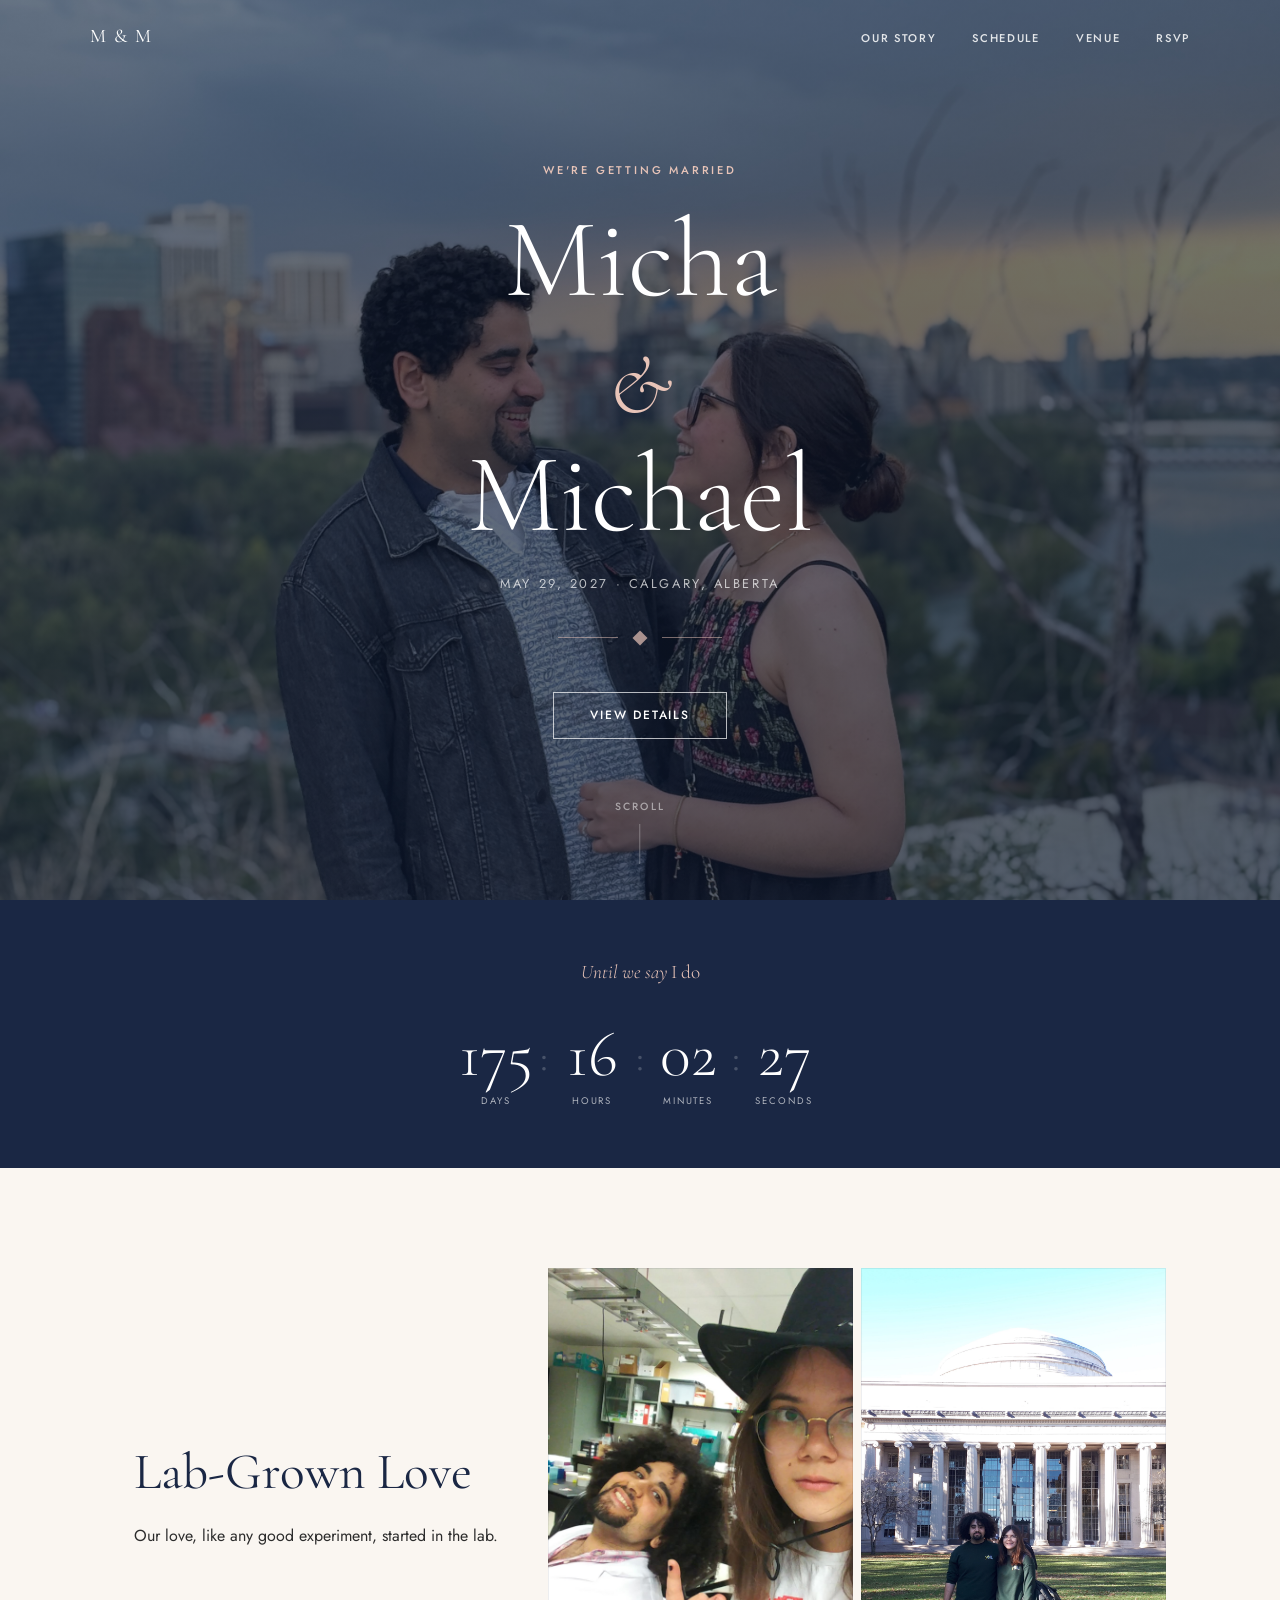
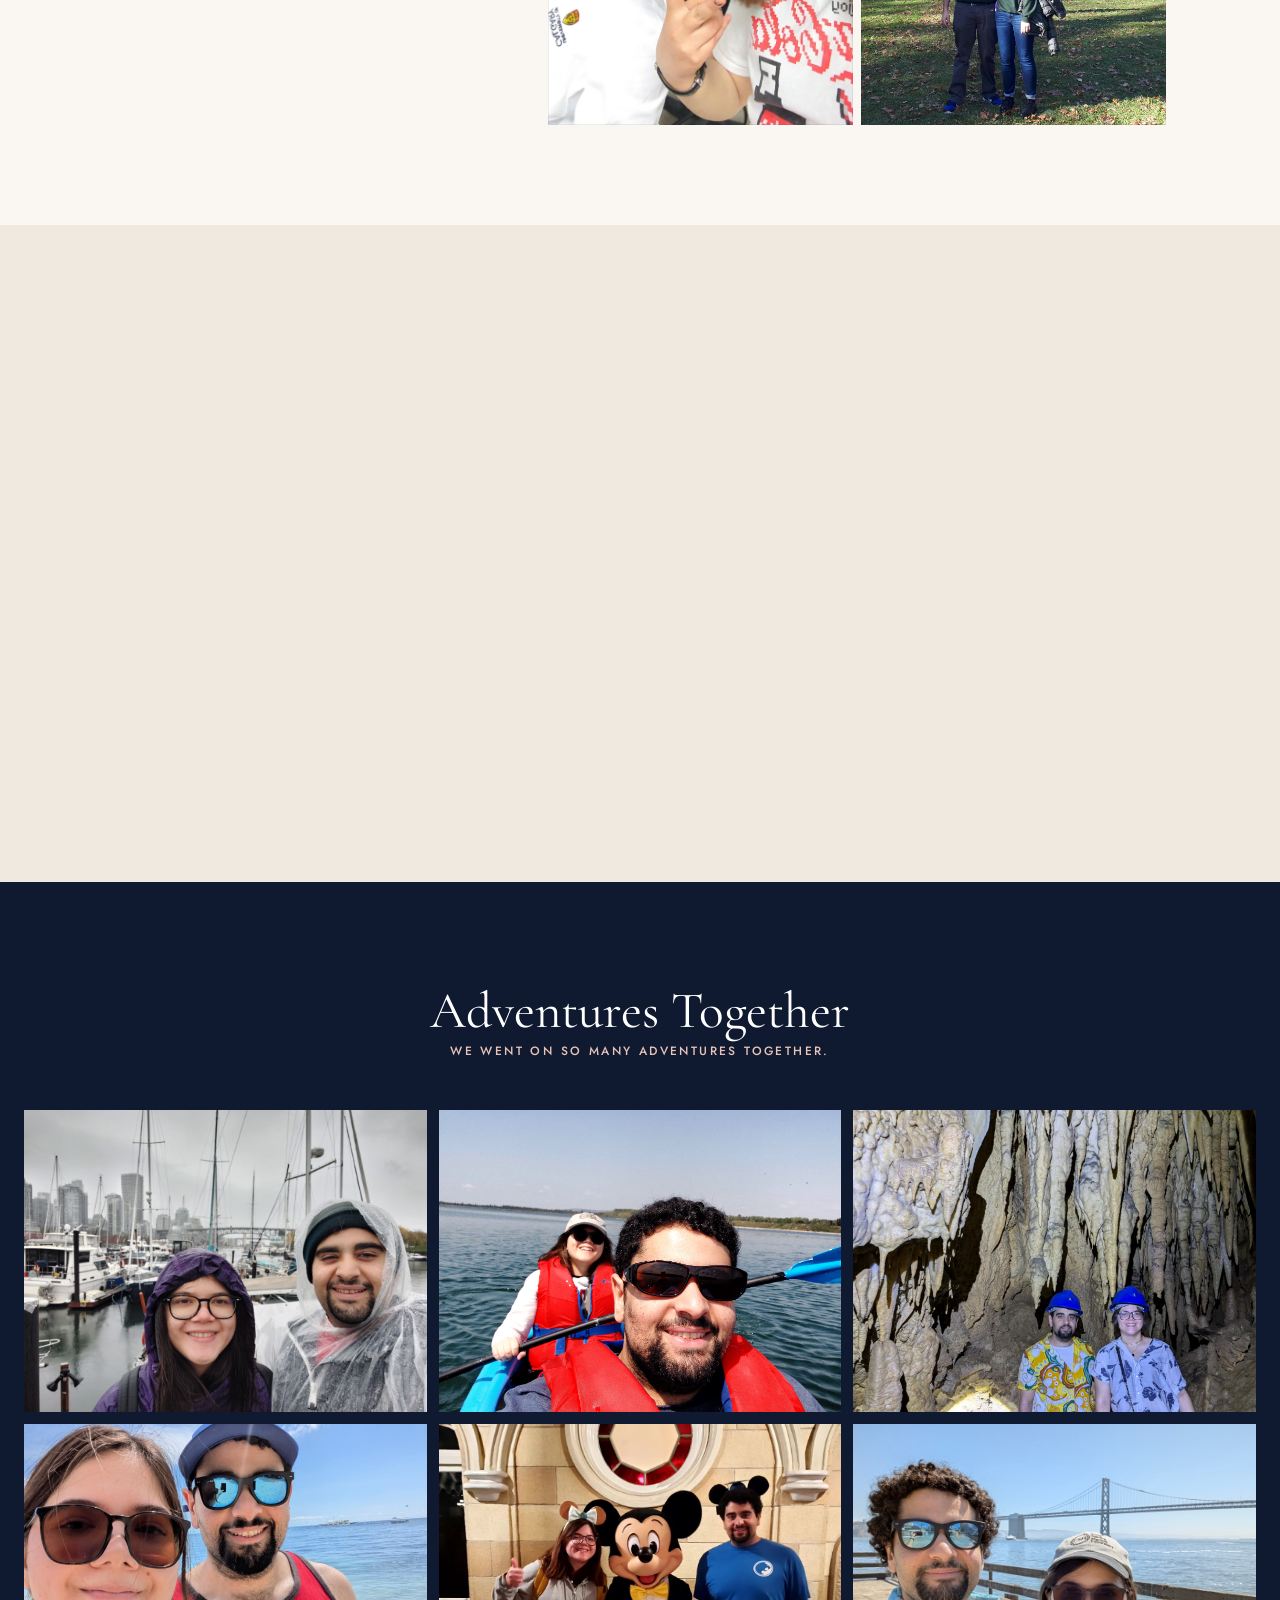
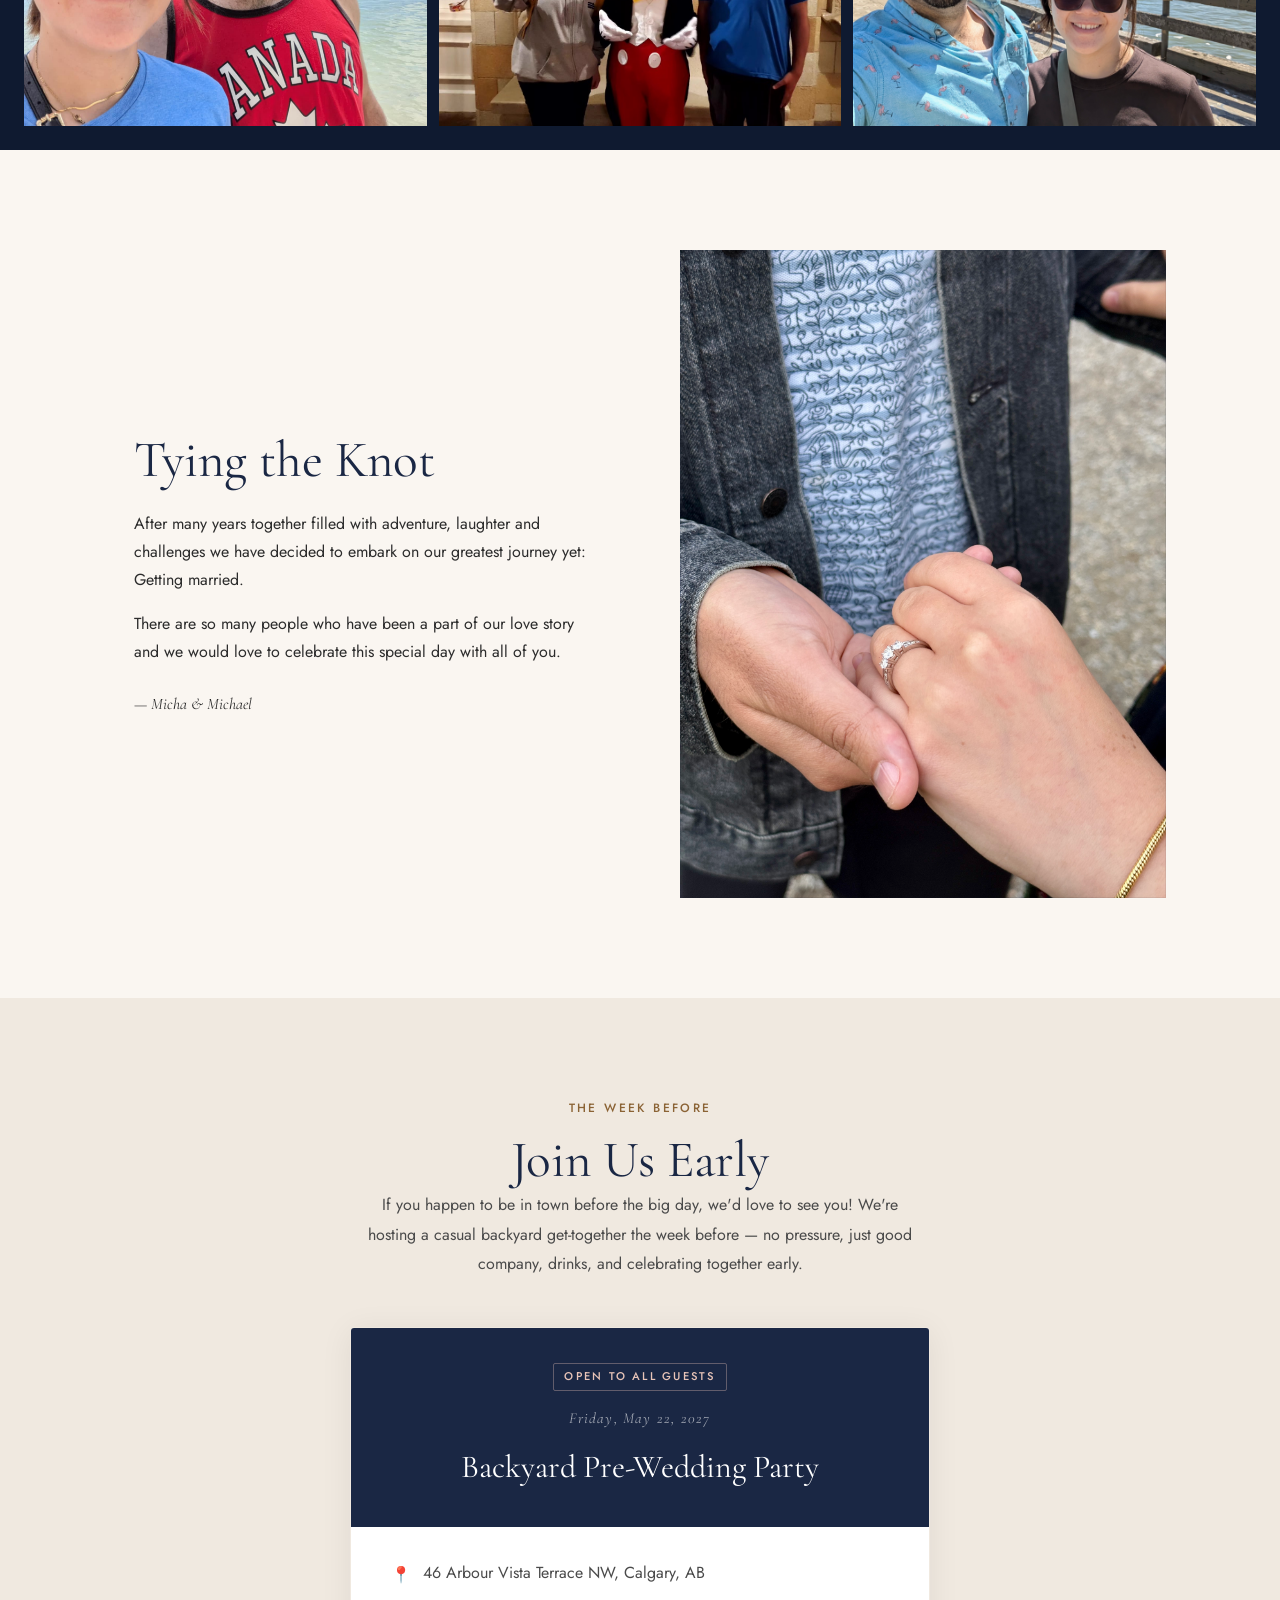
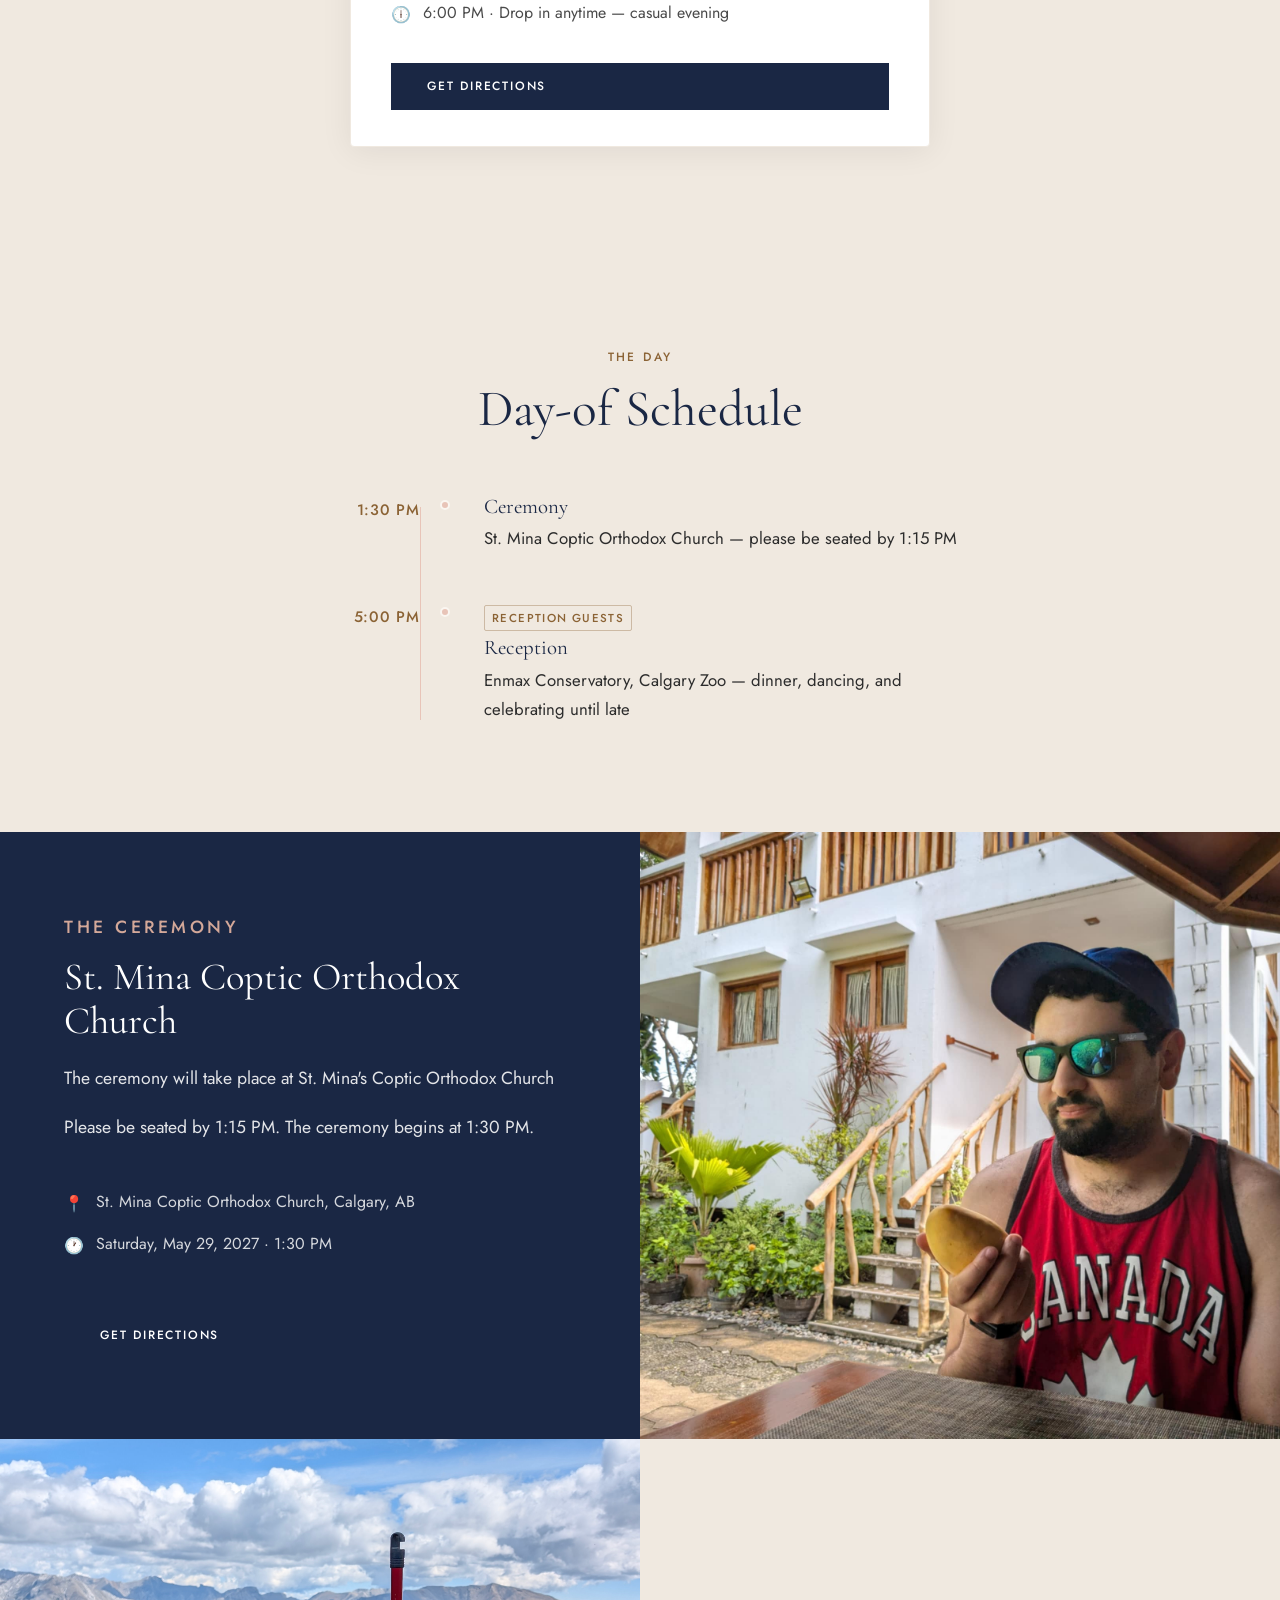
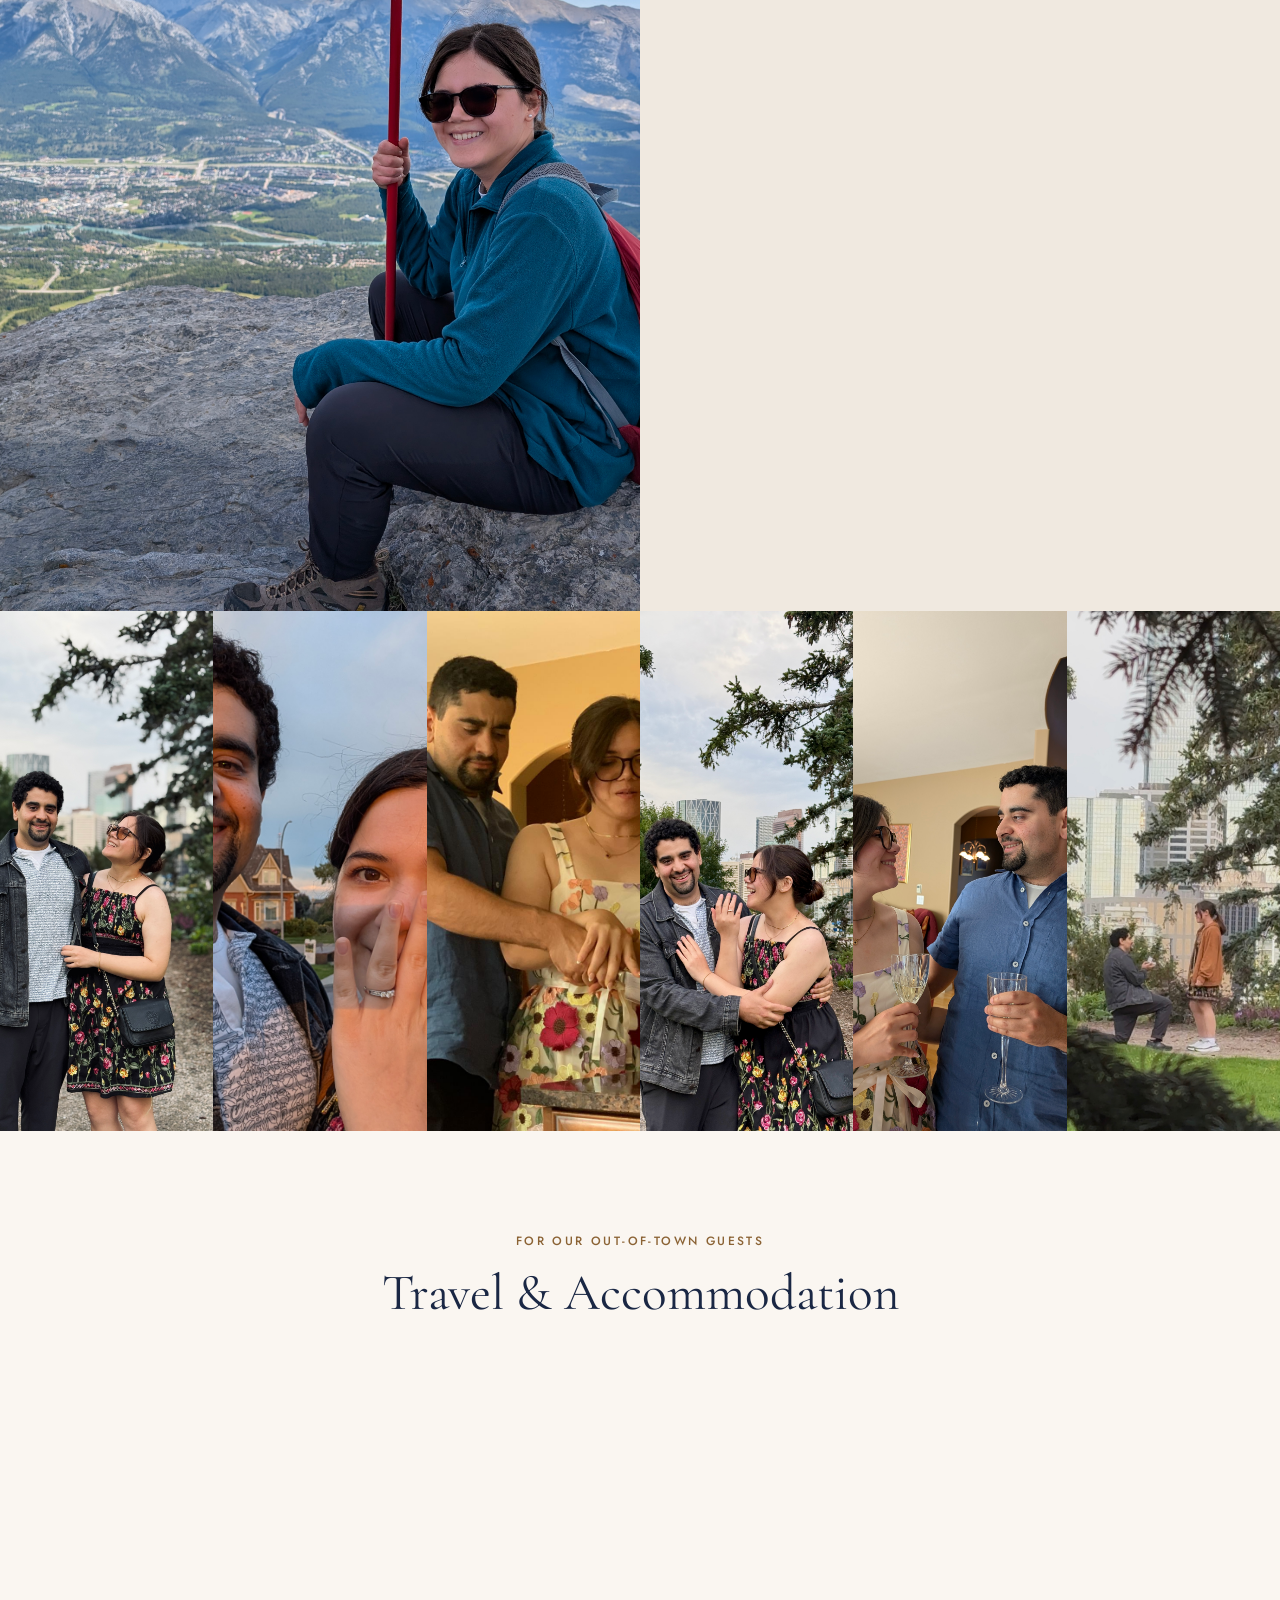
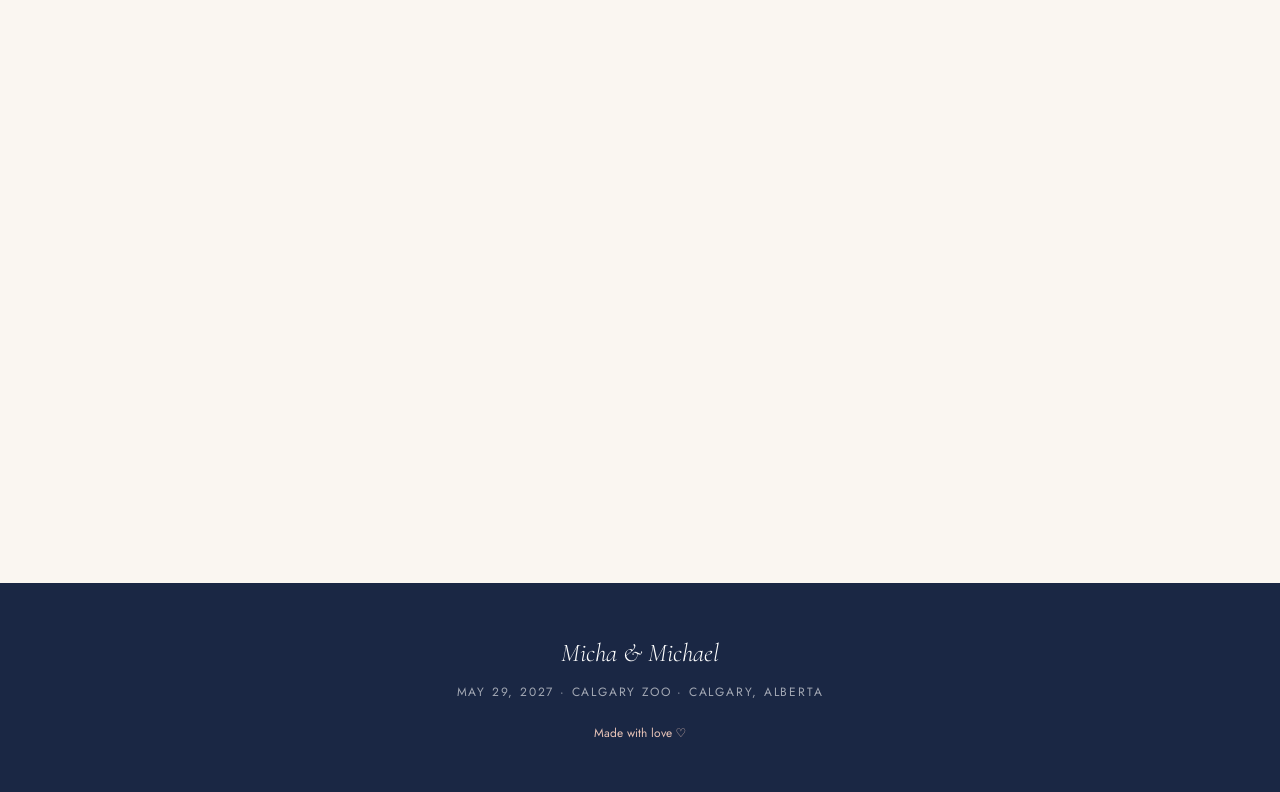
<file: reception.html>
<!DOCTYPE html>
<html lang="en">
<head>
  <meta charset="UTF-8" />
  <meta name="viewport" content="width=device-width, initial-scale=1.0" />
  <title>Micha & Michael — May 29, 2027</title>
  <link rel="preconnect" href="https://fonts.googleapis.com" />
  <link rel="preconnect" href="https://fonts.gstatic.com" crossorigin />
  <link href="https://fonts.googleapis.com/css2?family=Cormorant+Garamond:ital,wght@0,300;0,400;0,500;1,300;1,400&family=Jost:wght@300;400;500&display=swap" rel="stylesheet" />
  <link rel="stylesheet" href="style.css" />
</head>
<body>

  <!-- NAV -->
  <nav id="nav">
    <div class="nav-inner">
      <span class="nav-monogram">M & M</span>
      <ul class="nav-links">
        <li><a href="#story">Our Story</a></li>
        <li><a href="#schedule">Schedule</a></li>
        <li><a href="#venue">Venue</a></li>
        <li><a href="rsvp.html">RSVP</a></li>
      </ul>
      <button class="nav-toggle" aria-label="Open menu">&#9776;</button>
    </div>
  </nav>

  <!-- MOBILE MENU -->
  <div id="mobile-menu" class="mobile-menu">
    <button class="mobile-close" aria-label="Close menu">&#10005;</button>
    <ul>
      <li><a href="#story">Our Story</a></li>
      <li><a href="#schedule">Schedule</a></li>
      <li><a href="#venue">Venue</a></li>
    </ul>
  </div>

  <!-- HERO -->
  <section id="hero">
    <div class="hero-bg">
      <img src="images/IMG_2274.JPG" alt="Micha and Michael" />
    </div>
    <div class="hero-overlay"></div>
    <div class="hero-content">
      <p class="hero-eyebrow">We're getting married</p>
      <h1 class="hero-names">Micha<br /><span class="amp">&</span><br />Michael</h1>
      <p class="hero-date">May 29, 2027 · Calgary, Alberta</p>
      <div class="hero-divider">
        <span></span><svg viewBox="0 0 24 24" fill="none" xmlns="http://www.w3.org/2000/svg"><path d="M12 3 L21 12 L12 21 L3 12 Z" fill="currentColor"/></svg><span></span>
      </div>
      <a href="#schedule" class="btn-outline">View Details</a>
    </div>
    <div class="hero-scroll">
      <span>Scroll</span>
      <div class="scroll-line"></div>
    </div>
  </section>

  <!-- COUNTDOWN -->
  <section id="countdown">
    <div class="countdown-inner">
      <p class="countdown-label">Until we say <em>I do</em></p>
      <div class="countdown-grid">
        <div class="count-item"><span id="cd-days">—</span><label>Days</label></div>
        <div class="count-sep">:</div>
        <div class="count-item"><span id="cd-hours">—</span><label>Hours</label></div>
        <div class="count-sep">:</div>
        <div class="count-item"><span id="cd-mins">—</span><label>Minutes</label></div>
        <div class="count-sep">:</div>
        <div class="count-item"><span id="cd-secs">—</span><label>Seconds</label></div>
      </div>
    </div>
  </section>

  <!-- OUR STORY -->
  <section id="story">

    <div class="story-band story-band--multi">
      <div class="section-inner story-inner">
        <div class="story-text">
          <h2>Lab-Grown Love</h2>
          <p>
            Our love, like any good experiment, started in the lab.
          </p>
        </div>
        <div class="story-images multi">
          <div class="story-image"><img src="images/LabLove/20190731_171003.jpg" alt="Micha and Michael together" /></div>
          <div class="story-image"><img src="images/LabLove/20191102_145530.jpg" alt="Micha and Michael together" /></div>
        </div>

      </div>
    </div>
        <div class="story-band alt story-band--multi">
      <div class="section-inner story-inner">

        <div class="story-images multi">
          <div class="story-image"><img src="images/Far and Wide/Screenshot_20210808-220842_Messenger.jpg" alt="Micha and Michael together" /></div>
          <div class="story-image"><img src="images/Far and Wide/Screenshot_20210808-221040_Messenger.jpg" alt="Micha and Michael together" /></div>
        </div>
        <div class="story-text">
          <h2>Far and Wide</h2>
          <p>
            Even though we spent a lot of time doing long-distance...
          </p>
        </div>
      </div>
  </div>
  <!-- FAR AND WIDE PHOTOS -->
  <section id="adventures">
    <div class="section-inner adventures-header">
      <h2 class="center">Adventures Together</h2>
      <p class="eyebrow center">We went on so many adventures together.</p>
    </div>
    <div class="adventures-grid">
      <div class="adv-item"><img src="images/adventures together/20211016_125259.jpg" alt="Micha and Michael" /></div>
      <div class="adv-item"><img src="images/adventures together/20240805_131034.jpg" alt="Micha and Michael" /></div>
      <div class="adv-item"><img src="images/adventures together/bfb4d5c4-9666-4f01-9d2d-2e9e54d51315.jpg" alt="Micha and Michael" /></div>
      <div class="adv-item"><img src="images/adventures together/c4f415c9-bba3-4f18-a8d9-7c00e29c751a.jpg" alt="Micha and Michael" /></div>
      <div class="adv-item"><img src="images/adventures together/IMG_20240519_234214_234_(1).jpg" alt="Micha and Michael" /></div>
      <div class="adv-item"><img src="images/adventures together/PXL_20250509_175120164.jpg" alt="Micha and Michael" /></div>
    </div>
  </section>

    <div class="story-band">
      <div class="section-inner story-inner">
        <div class="story-text">
          <h2>Tying the Knot</h2>
          <p>After many years together filled with adventure, laughter and challenges we have decided to embark on our greatest journey yet: Getting married.</p>
            <p>
            There are so many people who have been a part
            of our love story and we would love to celebrate this special day with all of you.
          </p>
          <p class="story-sig">— Micha & Michael</p>
        </div>
        <div class="story-image">
          <img src="images/IMG_2263.JPG" alt="Micha and Michael together" />
        </div>
      </div>
    </div>
  </section>

  <!-- PRE-WEDDING GATHERING -->
  <section id="gathering">
    <div class="section-inner gathering-inner">
      <p class="eyebrow center">The Week Before</p>
      <h2 class="center">Join Us Early</h2>
      <p class="gathering-lead">If you happen to be in town before the big day, we'd love to see you! We're hosting a casual backyard get-together the week before — no pressure, just good company, drinks, and celebrating together early.</p>
      <div class="gathering-card">
        <div class="gathering-card-top">
          <div class="gathering-badge">Open to all guests</div>
          <div class="gathering-date-line">Friday, May 22, 2027</div>
          <div class="gathering-title">Backyard Pre-Wedding Party</div>
        </div>
        <div class="gathering-card-body">
          <div class="gathering-detail-row">
            <span class="g-icon">📍</span>
            <span>46 Arbour Vista Terrace NW, Calgary, AB</span>
          </div>
          <div class="gathering-detail-row">
            <span class="g-icon">🕕</span>
            <span>6:00 PM · Drop in anytime — casual evening</span>
          </div>
          <a href="https://maps.google.com/?q=46+Arbour+Vista+Terrace+NW+Calgary+AB" target="_blank" rel="noopener" class="btn-primary">Get Directions</a>
        </div>
      </div>
    </div>
  </section>

  <!-- SCHEDULE -->
  <section id="schedule">
    <div class="section-inner">
      <p class="eyebrow center">The Day</p>
      <h2 class="center">Day-of Schedule</h2>
      <div class="timeline">
        <div class="tl-item">
          <div class="tl-time">1:30 PM</div>
          <div class="tl-dot"></div>
          <div class="tl-content">
            <h4>Ceremony</h4>
            <p>St. Mina Coptic Orthodox Church — please be seated by 1:15 PM</p>
          </div>
        </div>
        <div class="tl-item last">
          <div class="tl-time">5:00 PM</div>
          <div class="tl-dot"></div>
          <div class="tl-content">
            <span class="tl-tag">Reception guests</span>
            <h4>Reception</h4>
            <p>Enmax Conservatory, Calgary Zoo — dinner, dancing, and celebrating until late</p>
          </div>
        </div>
      </div>
    </div>
  </section>

  <!-- VENUE -->
  <section id="venue">
    <div class="venue-split">
      <div class="venue-text">
        <p class="eyebrow">The Ceremony</p>
        <h2>St. Mina Coptic Orthodox Church</h2>
        <p>The ceremony will take place at St. Mina's Coptic Orthodox Church</p>
        <p>Please be seated by 1:15 PM. The ceremony begins at 1:30 PM.</p>
        <div class="venue-details">
          <div class="venue-detail-row">
            <span class="vdr-icon">📍</span>
            <span>St. Mina Coptic Orthodox Church, Calgary, AB</span>
          </div>
          <div class="venue-detail-row">
            <span class="vdr-icon">🕐</span>
            <span>Saturday, May 29, 2027 · 1:30 PM</span>
          </div>
        </div>
        <a href="https://maps.google.com/?q=St+Minas+Church+Calgary" target="_blank" rel="noopener" class="btn-primary">Get Directions</a>
      </div>
      <div class="venue-image">
        <img src="images/gallery/6e432c45-124f-406a-8583-e0a6dabbe363 (1).jpg" alt="St. Mina Coptic Orthodox Church" />
      </div>
    </div>
    <div class="venue-split">
      <div class="venue-image">
        <img src="images/gallery/PXL_20250809_180601329.jpg" alt="Enmax Conservatory at Calgary Zoo" />
      </div>
      <div class="venue-text">
        <p class="eyebrow">The Reception (Seperate Invitation)</p>
        <h2>Enmax Conservatory<br />Calgary Zoo</h2>
        <p>Nestled within the Wilder Institute's Calgary Zoo, the Enmax Conservatory is a stunning glass-encased space surrounded by lush tropical gardens. It offers a magical backdrop that brings the wild beauty of nature indoors.</p>
        <p>Guests will enjoy the unique atmosphere of the zoo after hours — a one-of-a-kind evening among the animals and exotic plants.</p>
        <div class="venue-details">
          <div class="venue-detail-row">
            <span class="vdr-icon">📍</span>
            <span>1300 Zoo Rd NE, Calgary, AB T2E 7V6</span>
          </div>
          <div class="venue-detail-row">
            <span class="vdr-icon">🚗</span>
            <span>Parking available on site. Zoo Rd NE off Memorial Dr E.</span>
          </div>
          <div class="venue-detail-row">
            <span class="vdr-icon">🚇</span>
            <span>Nearest CTrain: Zoo / Bridgeland Station (Blue Line)</span>
          </div>
        </div>
        <a href="https://maps.google.com/?q=Calgary+Zoo+1300+Zoo+Rd+NE+Calgary" target="_blank" rel="noopener" class="btn-primary">Get Directions</a>
      </div>
    </div>
  </section>

  <!-- GALLERY STRIP -->
  <section id="gallery">
    <div class="gallery-strip">
      <div class="gallery-item"><img src="images/endGallery/0.JPG" alt="Micha and Michael" /></div>
      <div class="gallery-item"><img src="images/endGallery/1.jpg" alt="Micha and Michael" /></div>
      <div class="gallery-item"><img src="images/endGallery/2.jpg" alt="Micha and Michael" /></div>
      <div class="gallery-item"><img src="images/endGallery/3.JPG" alt="Micha and Michael" /></div>
      <div class="gallery-item"><img src="images/endGallery/4.jpg" alt="Micha and Michael" /></div>
      <div class="gallery-item"><img src="images/endGallery/5.jpg" alt="Micha and Michael" /></div>
    </div>
  </section>

  <!-- TRAVEL & STAY -->
  <section id="travel">
    <div class="section-inner">
      <p class="eyebrow center">For Our Out-of-Town Guests</p>
      <h2 class="center">Travel & Accommodation</h2>
      <div class="travel-grid">
        <div class="travel-card">
          <div class="travel-icon">✈️</div>
          <h3>Getting Here</h3>
          <p><a class="travel-link" href="https://www.yyc.com" target="_blank" rel="noopener noreferrer">Calgary International Airport (YYC)</a> is approximately 20 minutes from the venue by car or rideshare. Direct flights are available from most major Canadian cities.</p>
          <a class="travel-link" href="https://www.uber.com" target="_blank" rel="noopener noreferrer">Book a rideshare →</a>
        </div>
        <div class="travel-card">
          <div class="travel-icon">🏨</div>
          <h3>Where to Stay</h3>
          <p>Several hotels are conveniently located near the Calgary Zoo and downtown Calgary. We recommend booking early as May is a popular time to visit.</p>
          <ul class="hotel-list">
            <li><a href="https://www.hotelarts.ca" target="_blank" rel="noopener noreferrer">Hotel Arts, Calgary</a></li>
            <li><a href="https://www.google.com/maps/search/Calgary+Marriott+Downtown+Hotel" target="_blank" rel="noopener noreferrer">Marriott Downtown</a></li>
            <li><a href="https://www.google.com/maps/search/Hampton+Inn+Calgary+University+NW" target="_blank" rel="noopener noreferrer">Hampton Inn Calgary University NW</a></li>
          </ul>
        </div>
        <div class="travel-card">
          <div class="travel-icon">🌿</div>
          <h3>Explore Calgary</h3>
          <p>Late May is a beautiful time in Calgary. A few highlights worth exploring during your stay:</p>
          <ul class="explore-list">
            <li><a href="https://www.google.com/maps/search/Prince's+Island+Park+Calgary" target="_blank" rel="noopener noreferrer">Prince's Island Park</a></li>
            <li><a href="https://www.google.com/maps/search/Bow+River+Pathway+Calgary" target="_blank" rel="noopener noreferrer">Bow River Pathway</a></li>
            <li><a href="https://www.google.com/maps/search/17th+Avenue+Calgary" target="_blank" rel="noopener noreferrer">17th Avenue District</a></li>
          </ul>
        </div>
        <div class="travel-card">
          <div class="travel-icon">🍽️</div>
          <h3>Our Favourite Spots</h3>
          <p>A few places we love in Calgary — worth a visit while you're in town:</p>
          <ul class="explore-list">
            <li><a href="https://www.google.com/maps/search/Hayden+Block+Calgary" target="_blank" rel="noopener noreferrer">Hayden Block</a></li>
            <li><a href="https://www.google.com/maps/search/Made+by+Marcus+Calgary" target="_blank" rel="noopener noreferrer">Made by Marcus</a></li>
            <li><a href="https://www.google.com/maps/search/Butterblock+Calgary" target="_blank" rel="noopener noreferrer">Butterblock</a></li>
          </ul>
        </div>
      </div>
    </div>
  </section>

  <!-- FOOTER -->
  <footer id="footer">
    <div class="footer-inner">
      <p class="footer-names">Micha &amp; Michael</p>
      <p class="footer-date">May 29, 2027 · Calgary Zoo · Calgary, Alberta</p>
      <p class="footer-love">Made with love ♡</p>
    </div>
  </footer>

  <script src="script.js"></script>
</body>
</html>
</file>
<file: style.css>
/* ============================================================
   WEDDING WEBSITE — Michaella & Michael
   Palette: Navy (#1a2744) · Blush (#e8c4b8) · Cream (#faf6f1)
   Fonts: Cormorant Garamond (display) · Jost (body)
   ============================================================ */

/* ── RESET & BASE ─────────────────────────────────────────── */
*, *::before, *::after { box-sizing: border-box; margin: 0; padding: 0; }

:root {
  --navy:      #1a2744;
  --navy-deep: #0f1a30;
  --navy-mid:  #253560;
  --blush:     #e8c4b8;
  --blush-deep:#d4a899;
  --cream:     #faf6f1;
  --cream-dark:#f0e9e0;
  --gold:      #8B6335;
  --text:      #2c2c2c;
  --text-light:#4a4a4a;
  --white:     #ffffff;

  --font-display: 'Cormorant Garamond', Georgia, serif;
  --font-body:    'Jost', system-ui, sans-serif;

  --section-pad: 100px 24px;
  --max-w: 1100px;
  --radius: 4px;
  --transition: 0.3s ease;
}

html { scroll-behavior: smooth; }

body {
  font-family: var(--font-body);
  font-weight: 400;
  font-size: 17px;
  color: var(--text);
  background: var(--cream);
  line-height: 1.75;
  overflow-x: hidden;
}

img { display: block; width: 100%; height: 100%; object-fit: cover; }
a { color: inherit; text-decoration: none; }
ul { list-style: none; }

/* ── TYPOGRAPHY ───────────────────────────────────────────── */
h1, h2, h3, h4 { font-family: var(--font-display); font-weight: 400; line-height: 1.15; }
h2 { font-size: clamp(2rem, 5vw, 3.2rem); color: var(--navy); }
h3 { font-size: 1.5rem; color: var(--navy); margin-bottom: 0.75rem; }
h4 { font-size: 1.15rem; color: var(--navy); margin-bottom: 0.35rem; }
p  { margin-bottom: 1em; }
p:last-child { margin-bottom: 0; }

.eyebrow {
  font-family: var(--font-body);
  font-size: 0.75rem;
  font-weight: 500;
  letter-spacing: 0.2em;
  text-transform: uppercase;
  color: var(--gold);
  margin-bottom: 0.75rem;
}
.eyebrow.center { text-align: center; }
.eyebrow.light   { color: var(--blush); }
.center { text-align: center; }

/* ── HELPERS ──────────────────────────────────────────────── */
.section-inner {
  max-width: var(--max-w);
  margin: 0 auto;
  padding: var(--section-pad);
}
.hidden { display: none !important; }

/* ── PLACEHOLDER IMAGES ───────────────────────────────────── */
.img-placeholder, .hero-placeholder {
  width: 100%; height: 100%;
  background: var(--cream-dark);
  display: flex; flex-direction: column;
  align-items: center; justify-content: center;
  gap: 12px; color: var(--text-light);
  font-family: var(--font-body);
  font-size: 0.85rem; text-align: center; padding: 24px;
  border: 2px dashed var(--blush-deep);
}
.img-placeholder span, .hero-placeholder span { font-size: 2rem; }
.img-placeholder.dark {
  background: var(--navy-mid);
  border-color: rgba(255,255,255,0.15);
  color: rgba(255,255,255,0.5);
}

/* ── BUTTONS ──────────────────────────────────────────────── */
.btn-outline {
  display: inline-block;
  border: 1px solid rgba(255,255,255,0.7);
  color: var(--white);
  padding: 12px 36px;
  font-family: var(--font-body);
  font-size: 0.75rem;
  font-weight: 500;
  letter-spacing: 0.15em;
  text-transform: uppercase;
  transition: background var(--transition), color var(--transition);
  margin-top: 12px;
}
.btn-outline:hover { background: var(--white); color: var(--navy); }

.btn-primary {
  display: inline-block;
  background: var(--navy);
  color: var(--white);
  padding: 13px 36px;
  font-family: var(--font-body);
  font-size: 0.75rem;
  font-weight: 500;
  letter-spacing: 0.15em;
  text-transform: uppercase;
  transition: background var(--transition);
  margin-top: 24px;
}
.btn-primary:hover { background: var(--navy-mid); }

.btn-submit {
  width: 100%;
  background: var(--blush);
  color: var(--navy);
  border: none;
  padding: 16px;
  font-family: var(--font-body);
  font-size: 0.8rem;
  font-weight: 500;
  letter-spacing: 0.15em;
  text-transform: uppercase;
  cursor: pointer;
  transition: background var(--transition);
  margin-top: 8px;
}
.btn-submit:hover { background: var(--blush-deep); }

/* ── NAV ──────────────────────────────────────────────────── */
#nav {
  position: fixed; top: 0; left: 0; width: 100%; z-index: 100;
  padding: 20px 40px;
  transition: background var(--transition), padding var(--transition), box-shadow var(--transition);
}
#nav.scrolled {
  background: rgba(255,255,255,0.97);
  padding: 14px 40px;
  box-shadow: 0 1px 20px rgba(0,0,0,0.08);
}
.nav-inner { max-width: var(--max-w); margin: 0 auto; display: flex; align-items: center; justify-content: space-between; }

.nav-monogram {
  font-family: var(--font-display);
  font-size: 1.2rem;
  font-weight: 400;
  letter-spacing: 0.1em;
  color: var(--white);
  transition: color var(--transition);
}
#nav.scrolled .nav-monogram { color: var(--navy); }

.nav-links { display: flex; gap: 36px; }
.nav-links a {
  font-size: 0.7rem;
  font-weight: 500;
  letter-spacing: 0.15em;
  text-transform: uppercase;
  color: rgba(255,255,255,0.85);
  transition: color var(--transition);
  position: relative;
}
.nav-links a::after {
  content: '';
  position: absolute; bottom: -3px; left: 0;
  width: 0; height: 1px;
  background: currentColor;
  transition: width var(--transition);
}
.nav-links a:hover::after { width: 100%; }
.nav-links a:hover { color: var(--white); }
#nav.scrolled .nav-links a { color: var(--text-light); }
#nav.scrolled .nav-links a:hover { color: var(--navy); }

.nav-toggle { display: none; background: none; border: none; cursor: pointer; font-size: 1.3rem; color: var(--white); }
#nav.scrolled .nav-toggle { color: var(--navy); }

/* MOBILE MENU */
.mobile-menu {
  display: none; position: fixed; inset: 0; z-index: 200;
  background: var(--navy);
  flex-direction: column; align-items: center; justify-content: center; gap: 32px;
}
.mobile-menu.open { display: flex; }
.mobile-close { background: none; border: none; color: var(--white); font-size: 1.5rem; cursor: pointer; position: absolute; top: 24px; right: 28px; }
.mobile-menu ul { display: flex; flex-direction: column; align-items: center; gap: 24px; }
.mobile-menu a { font-family: var(--font-display); font-size: 2rem; color: var(--white); letter-spacing: 0.05em; }

/* ── HERO ─────────────────────────────────────────────────── */
#hero {
  position: relative; height: 100vh; min-height: 600px;
  display: flex; align-items: center; justify-content: center;
  overflow: hidden;
}
.hero-bg {
  position: absolute; inset: 0;
  background: var(--navy-deep);
}
.hero-placeholder-inner { width: 100%; height: 100%; }

.hero-overlay {
  position: absolute; inset: 0;
  background: linear-gradient(to bottom, rgba(15,26,48,0.55) 0%, rgba(15,26,48,0.7) 100%);
}
.hero-content {
  position: relative; z-index: 2;
  text-align: center; color: var(--white);
  animation: heroFade 1.4s ease both;
  padding: 0 24px;
}
@keyframes heroFade { from { opacity:0; transform:translateY(24px); } to { opacity:1; transform:none; } }

.hero-eyebrow {
  font-family: var(--font-body);
  font-size: 0.7rem; font-weight: 500;
  letter-spacing: 0.25em; text-transform: uppercase;
  color: var(--blush); margin-bottom: 20px;
}
.hero-names {
  font-family: var(--font-display);
  font-size: clamp(3.5rem, 10vw, 7rem);
  font-weight: 300;
  line-height: 1.05;
  color: var(--white);
  margin-bottom: 20px;
}
.amp { font-style: italic; color: var(--blush); font-size: 0.75em; }
.hero-date {
  font-size: 0.8rem; letter-spacing: 0.2em; text-transform: uppercase;
  color: rgba(255,255,255,0.7); margin-bottom: 32px;
}
.hero-divider {
  display: flex; align-items: center; justify-content: center; gap: 12px;
  margin-bottom: 32px; color: var(--blush);
}
.hero-divider span { display: block; width: 60px; height: 1px; background: var(--blush); opacity: 0.5; }
.hero-divider svg { width: 20px; height: 20px; opacity: 0.7; }

.hero-scroll {
  position: absolute; bottom: 36px; left: 50%; transform: translateX(-50%);
  display: flex; flex-direction: column; align-items: center; gap: 8px;
  color: rgba(255,255,255,0.5);
  font-size: 0.65rem; font-weight: 500; letter-spacing: 0.2em; text-transform: uppercase;
  animation: scrollBob 2s ease-in-out infinite;
}
@keyframes scrollBob { 0%,100%{transform:translateX(-50%) translateY(0)} 50%{transform:translateX(-50%) translateY(8px)} }
.scroll-line { width: 1px; height: 40px; background: rgba(255,255,255,0.3); }

/* ── COUNTDOWN ────────────────────────────────────────────── */
#countdown {
  background: var(--navy);
  padding: 56px 24px;
}
.countdown-inner { max-width: 700px; margin: 0 auto; text-align: center; }
.countdown-label {
  font-family: var(--font-display);
  font-size: 1.2rem; font-weight: 300; font-style: italic;
  color: var(--blush); margin-bottom: 32px;
}
.countdown-label em { font-style: normal; }
.countdown-grid { display: flex; align-items: center; justify-content: center; gap: 0; }
.count-item { text-align: center; min-width: 80px; }
.count-item span {
  display: block;
  font-family: var(--font-display);
  font-size: clamp(2.5rem, 6vw, 4rem);
  font-weight: 300; color: var(--white);
  line-height: 1;
}
.count-item label {
  display: block; font-size: 0.6rem; letter-spacing: 0.2em;
  text-transform: uppercase; color: rgba(255,255,255,0.65);
  margin-top: 6px;
}
.count-sep {
  font-family: var(--font-display);
  font-size: 2.5rem; color: rgba(255,255,255,0.2);
  margin: 0 4px; padding-bottom: 20px;
}

/* ── STORY ────────────────────────────────────────────────── */
#story { background: none; }
.story-header {
  background: var(--cream);
  text-align: center;
  padding: 72px 24px 0;
}
.story-band { background: var(--cream); }
.story-band.alt { background: var(--cream-dark); }
.story-inner {
  display: grid;
  grid-template-columns: 1fr 1fr;
  gap: 80px; align-items: center;
}
.story-image {
  aspect-ratio: 3/4;
  overflow: hidden;
  position: relative;
}
.story-image::after {
  content: '';
  position: absolute; inset: 0;
  box-shadow: inset 0 0 0 1px rgba(26,39,68,0.08);
}
.story-images { display: grid; grid-template-columns: 1fr; gap: 6px; }
.story-images.multi { grid-template-columns: 1fr 1fr; gap: 8px; }
.story-images.multi .story-image { aspect-ratio: 2/3; }
.story-band--multi .story-inner { gap: 48px; padding-top: 100px; padding-bottom: 100px; }
.story-band--multi:not(.alt) .story-inner { grid-template-columns: 1fr 1.6fr; }
.story-band--multi.alt .story-inner { grid-template-columns: 1.6fr 1fr; }
.story-text { padding-left: 20px; }
.story-text h2 { margin-bottom: 20px; }
.story-text p { color: var(--text); font-size: 1rem; }
.story-sig {
  font-family: var(--font-display);
  font-size: 1.3rem; font-style: italic;
  color: var(--navy); margin-top: 24px;
}

/* ── DETAILS ──────────────────────────────────────────────── */
#details { background: var(--navy); }
#details h2 { margin-bottom: 56px; color: var(--white); }
#details .eyebrow { color: var(--blush); }
.details-grid {
  display: grid; grid-template-columns: repeat(3, 1fr); gap: 32px;
}
.detail-card {
  background: var(--white);
  padding: 52px 40px;
  text-align: center;
  border-top: 3px solid transparent;
  border-radius: 2px;
  transition: transform var(--transition), box-shadow var(--transition);
}
.detail-card h3 { color: var(--navy); }
.detail-card p { color: var(--text); margin-bottom: 6px; }
.detail-card:hover { transform: translateY(-6px); box-shadow: 0 16px 48px rgba(0,0,0,0.25); }
.detail-card.featured {
  background: var(--navy-mid);
  border-top-color: var(--blush);
}
.detail-card.featured h3 { color: var(--white); }
.detail-card.featured p { color: rgba(255,255,255,0.9); }
.detail-card.featured .detail-where { color: var(--blush); }
.detail-card.featured .detail-note { color: rgba(255,255,255,0.65); }
.detail-icon { font-size: 2.8rem; margin-bottom: 20px; }
.detail-where { font-family: var(--font-display); font-size: 1.3rem; color: var(--navy); margin-bottom: 16px; line-height: 1.3; }
.detail-card p { font-size: 1rem; margin-bottom: 6px; }
.detail-note { font-size: 0.88rem !important; color: var(--text-light); margin-top: 14px; font-style: italic; }

/* ── SCHEDULE / TIMELINE ──────────────────────────────────── */
#schedule { background: var(--cream-dark); }
#schedule h2 { margin-bottom: 56px; }
.timeline { max-width: 640px; margin: 0 auto; position: relative; }
.timeline::before {
  content: '';
  position: absolute; left: 100px; top: 12px; bottom: 12px;
  width: 1px; background: var(--blush);
}
.tl-item {
  display: grid; grid-template-columns: 100px 24px 1fr;
  gap: 0 20px; align-items: start;
  margin-bottom: 40px;
  position: relative;
}
.tl-item.last { margin-bottom: 0; }
.tl-time {
  text-align: right; padding-top: 2px;
  font-size: 0.95rem; font-weight: 500; letter-spacing: 0.05em;
  color: var(--gold);
}
.tl-dot {
  width: 10px; height: 10px;
  background: var(--blush); border-radius: 50%;
  border: 2px solid var(--cream);
  margin-top: 5px; position: relative; z-index: 1;
  flex-shrink: 0;
}
.tl-content { padding-bottom: 8px; }
.tl-content h4 { font-size: 1.3rem; }
.tl-content p { font-size: 1.05rem; color: var(--text); }

/* ── VENUE ────────────────────────────────────────────────── */
#venue { background: var(--cream-dark); }
.venue-split { display: grid; grid-template-columns: 1fr 1fr; min-height: 580px; }
.venue-image { overflow: hidden; }
.venue-text {
  background: var(--navy);
  padding: 80px 64px;
  display: flex; flex-direction: column; justify-content: center;
}
.venue-text .eyebrow { color: var(--blush-deep); }
.venue-text h2 { color: var(--white); margin-bottom: 20px; font-size: clamp(1.6rem, 3vw, 2.4rem); }
.venue-text p { color: rgba(255,255,255,0.88); font-size: 1.1rem; }
.venue-details { margin: 28px 0; display: flex; flex-direction: column; gap: 12px; }
.venue-detail-row { display: flex; gap: 12px; align-items: flex-start; }
.vdr-icon { flex-shrink: 0; font-size: 1rem; margin-top: 2px; }
.venue-detail-row span:last-child { font-size: 1rem; color: rgba(255,255,255,0.82); }

/* ── GALLERY STRIP ────────────────────────────────────────── */
#gallery { background: var(--navy-deep); }
.gallery-strip { display: grid; grid-template-columns: repeat(6, 1fr); height: 520px; }
.gallery-item { overflow: hidden; cursor: pointer; }
.gallery-item .img-placeholder { height: 100%; border: none; background: rgba(255,255,255,0.04); color: rgba(255,255,255,0.3); border-right: 1px solid rgba(255,255,255,0.06); }
.gallery-item img { transition: transform 0.6s ease; }
.gallery-item:hover img { transform: scale(1.04); }

/* ── ADVENTURES PHOTOS ────────────────────────────────────── */
#adventures { background: var(--navy-deep); }
.adventures-header { padding-bottom: 48px; }
#adventures h2 { color: var(--white); margin-bottom: 0; }
#adventures .eyebrow { color: var(--blush); }
.adventures-grid { display: grid; grid-template-columns: repeat(3, 1fr); gap: 12px; padding: 0 24px 24px; }
.adv-item { overflow: hidden; aspect-ratio: 4/3; max-height: 460px; }
.adv-item img { width: 100%; height: 100%; object-fit: cover; display: block; transition: transform 0.6s ease; }
.adv-item:hover img { transform: scale(1.04); }
@media (max-width: 560px) { .adventures-grid { grid-template-columns: repeat(2, 1fr); } }

/* ── TRAVEL ───────────────────────────────────────────────── */
#travel { background: var(--cream); }
#travel h2 { margin-bottom: 48px; }
.travel-grid { display: grid; grid-template-columns: repeat(2, 1fr); gap: 24px; }
.travel-card { padding: 36px 28px; background: var(--white); }
.travel-icon { font-size: 1.8rem; margin-bottom: 14px; }
.travel-card h3 { font-size: 1.2rem; margin-bottom: 10px; }
.travel-card p { font-size: 1rem; color: var(--text); }
.hotel-list { margin-top: 10px; display: flex; flex-direction: column; gap: 4px; }
.hotel-list li {
  font-size: 0.95rem; color: var(--gold);
  padding-left: 14px; position: relative;
}
.hotel-list li::before { content: '—'; position: absolute; left: 0; color: rgba(26,39,68,0.45); }
.hotel-list li a { color: inherit; text-decoration: underline; text-underline-offset: 2px; }
.hotel-list li a:hover { opacity: 0.75; }
.travel-link { display: inline-block; margin-top: 10px; font-size: 0.95rem; color: var(--gold); text-decoration: underline; text-underline-offset: 2px; }
.travel-link:hover { opacity: 0.75; }
.explore-list { margin-top: 10px; display: flex; flex-direction: column; gap: 6px; }
.explore-list li { font-size: 0.95rem; color: var(--text); padding-left: 14px; position: relative; }
.explore-list li::before { content: '—'; position: absolute; left: 0; color: rgba(26,39,68,0.45); }
.explore-list li a { color: var(--gold); text-decoration: underline; text-underline-offset: 2px; }
.explore-list li a:hover { opacity: 0.75; }

/* ── RSVP ─────────────────────────────────────────────────── */
#rsvp { background: var(--navy-deep); padding: var(--section-pad); }
.rsvp-inner { max-width: 600px; margin: 0 auto; }
#rsvp h2 { color: var(--white); margin-bottom: 8px; }
.rsvp-sub { text-align: center; color: rgba(255,255,255,0.5); font-size: 0.88rem; margin-bottom: 48px; }
.rsvp-sub strong { color: var(--blush); }
.rsvp-form-wrap { background: rgba(255,255,255,0.04); border: 1px solid rgba(255,255,255,0.08); padding: 40px; }

.form-row { display: grid; grid-template-columns: 1fr 1fr; gap: 16px; }
.form-group { margin-bottom: 20px; }
.form-group label {
  display: block;
  font-size: 0.68rem; font-weight: 500; letter-spacing: 0.15em;
  text-transform: uppercase; color: rgba(255,255,255,0.45);
  margin-bottom: 8px;
}
.form-group input, .form-group select, .form-group textarea {
  width: 100%; background: rgba(255,255,255,0.07);
  border: 1px solid rgba(255,255,255,0.12);
  color: var(--white); padding: 12px 14px;
  font-family: var(--font-body); font-size: 0.9rem; font-weight: 300;
  outline: none; transition: border var(--transition);
  border-radius: 0;
  -webkit-appearance: none; appearance: none;
}
.form-group input::placeholder, .form-group textarea::placeholder { color: rgba(255,255,255,0.25); }
.form-group input:focus, .form-group select:focus, .form-group textarea:focus { border-color: var(--blush); }
.form-group select { cursor: pointer; background-image: url("data:image/svg+xml,%3Csvg xmlns='http://www.w3.org/2000/svg' width='12' height='8' viewBox='0 0 12 8'%3E%3Cpath d='M1 1l5 5 5-5' stroke='rgba(255,255,255,0.4)' stroke-width='1.5' fill='none'/%3E%3C/svg%3E"); background-repeat: no-repeat; background-position: right 14px center; padding-right: 36px; }
.form-group select option { background: var(--navy-deep); }
.form-group textarea { resize: vertical; min-height: 80px; }

.radio-row { display: flex; gap: 24px; }
.radio-opt {
  display: flex; align-items: center; gap: 8px;
  font-size: 0.88rem; font-weight: 300; color: rgba(255,255,255,0.7);
  cursor: pointer;
}
.radio-opt input[type="radio"] { accent-color: var(--blush); width: 16px; height: 16px; }

.rsvp-note { text-align: center; font-size: 0.75rem; color: rgba(255,255,255,0.3); margin-top: 14px; }

.rsvp-success { text-align: center; padding: 48px 24px; color: var(--white); }
.success-icon { font-size: 3rem; margin-bottom: 16px; }
.rsvp-success h3 { font-family: var(--font-display); font-size: 2rem; color: var(--blush); margin-bottom: 10px; }
.rsvp-success p { color: rgba(255,255,255,0.65); }

/* ── GATHERING ────────────────────────────────────────────── */
#gathering { background: var(--cream-dark); }
.gathering-inner { display: flex; flex-direction: column; align-items: center; }
.gathering-lead {
  text-align: center;
  max-width: 560px;
  color: var(--text-light);
  font-size: 1rem;
  line-height: 1.85;
  margin: 0 auto 48px;
}
.gathering-card {
  width: 100%;
  max-width: 580px;
  background: var(--white);
  border: 1px solid var(--cream-dark);
  border-radius: var(--radius);
  box-shadow: 0 4px 32px rgba(0,0,0,0.07);
  overflow: hidden;
}
.gathering-card-top {
  background: var(--navy);
  padding: 32px 40px;
  text-align: center;
}
.gathering-badge {
  display: inline-block;
  font-size: 0.7rem;
  font-weight: 500;
  letter-spacing: 0.2em;
  text-transform: uppercase;
  color: var(--blush);
  border: 1px solid rgba(232,196,184,0.35);
  padding: 3px 10px;
  border-radius: 2px;
  margin-bottom: 14px;
}
.gathering-date-line {
  font-family: var(--font-display);
  font-size: 0.95rem;
  font-style: italic;
  color: rgba(255,255,255,0.6);
  letter-spacing: 0.08em;
  margin-bottom: 8px;
}
.gathering-title {
  font-family: var(--font-display);
  font-size: clamp(1.5rem, 4vw, 2rem);
  font-weight: 400;
  color: var(--white);
}
.gathering-card-body {
  padding: 32px 40px 36px;
  display: flex;
  flex-direction: column;
  gap: 10px;
}
.gathering-detail-row {
  display: flex;
  gap: 12px;
  align-items: flex-start;
  font-size: 1rem;
  color: var(--text-light);
}
.gathering-detail-row .g-icon { flex-shrink: 0; font-size: 1rem; margin-top: 2px; }

/* ── FOOTER ───────────────────────────────────────────────── */
#footer { background: var(--navy); padding: 48px 24px; text-align: center; }
.footer-names {
  font-family: var(--font-display);
  font-size: 1.6rem; font-weight: 300; font-style: italic;
  color: var(--white); margin-bottom: 6px;
}
.footer-date { font-size: 0.75rem; letter-spacing: 0.15em; text-transform: uppercase; color: rgba(255,255,255,0.6); margin-bottom: 20px; }
.footer-love { font-size: 0.75rem; color: var(--blush); }

/* ── TIMELINE TAG ─────────────────────────────────────────── */
.tl-tag {
  display: inline-block;
  font-size: 0.72rem;
  font-weight: 500;
  letter-spacing: 0.12em;
  text-transform: uppercase;
  color: var(--gold);
  border: 1px solid rgba(139,99,53,0.35);
  padding: 2px 7px;
  margin-bottom: 5px;
  border-radius: 2px;
}

/* ── DETAILS NOTICE ───────────────────────────────────────── */
.details-notice {
  text-align: center;
  font-size: 0.88rem;
  color: rgba(255,255,255,0.7);
  font-style: italic;
  margin-top: 36px;
  padding-top: 28px;
  border-top: 1px solid rgba(255,255,255,0.25);
  max-width: 520px;
  margin-left: auto;
  margin-right: auto;
}

/* ── FADE-IN ANIMATION ─────────────────────────────────────── */
.fade-in { opacity: 0; transform: translateY(28px); transition: opacity 0.7s ease, transform 0.7s ease; }
.fade-in.visible { opacity: 1; transform: none; }

/* ── FAQ ──────────────────────────────────────────────────── */
#faq { background: var(--cream-dark); }
.faq-list {
  max-width: 760px;
  margin: 48px auto 0;
}
.faq-item {
  background: var(--white);
  border: 1px solid rgba(26,39,68,0.08);
  border-radius: var(--radius);
  margin-bottom: 12px;
  overflow: hidden;
}
.faq-item summary {
  display: flex;
  align-items: center;
  justify-content: space-between;
  gap: 20px;
  cursor: pointer;
  list-style: none;
  padding: 22px 26px;
  font-family: var(--font-display);
  font-size: 1.25rem;
  color: var(--navy);
  line-height: 1.3;
  transition: background var(--transition);
}
.faq-item summary::-webkit-details-marker { display: none; }
.faq-item summary:hover { background: var(--cream); }
.faq-item summary::after {
  content: '';
  flex-shrink: 0;
  width: 9px;
  height: 9px;
  border-right: 1.5px solid var(--blush-deep);
  border-bottom: 1.5px solid var(--blush-deep);
  transform: rotate(45deg) translate(-2px, -2px);
  transition: transform var(--transition);
}
.faq-item[open] summary::after { transform: rotate(-135deg) translate(-2px, -2px); }
.faq-item[open] summary { background: var(--cream); }
.faq-answer {
  padding: 0 26px 24px;
  font-size: 0.98rem;
  line-height: 1.8;
  color: var(--text-light);
}
.faq-answer a {
  color: var(--gold);
  border-bottom: 1px solid rgba(139,99,53,0.35);
  transition: border-color var(--transition);
}
.faq-answer a:hover { border-bottom-color: var(--gold); }
.faq-footnote {
  text-align: center;
  margin-top: 40px;
  font-size: 0.92rem;
  color: var(--text-light);
  font-style: italic;
}

/* ── RSVP CTA ─────────────────────────────────────────────── */
#rsvp-cta {
  background: var(--navy);
  padding: 88px 24px;
  text-align: center;
}
.rsvp-cta-inner { max-width: 560px; margin: 0 auto; }
.rsvp-cta-inner h2 { color: var(--white); margin-bottom: 16px; }
.rsvp-cta-text {
  color: rgba(255,255,255,0.75);
  font-size: 1rem;
  line-height: 1.8;
  margin-bottom: 12px;
}
.rsvp-cta-deadline {
  margin-top: 24px;
  font-size: 0.72rem;
  font-weight: 500;
  letter-spacing: 0.18em;
  text-transform: uppercase;
  color: var(--blush);
}

/* ── RESPONSIVE ───────────────────────────────────────────── */
@media (max-width: 900px) {
  .nav-links { display: none; }
  .nav-toggle { display: block; }

  .story-inner { grid-template-columns: 1fr; gap: 40px; }
  .story-band--multi .story-inner { padding-top: 48px; padding-bottom: 48px; gap: 32px; }
  .story-images.multi { grid-template-columns: 1fr 1fr; }
  .story-image { aspect-ratio: 4/3; }
  .story-images.multi .story-image { aspect-ratio: 4/5; }
  .story-text { padding-left: 0; }

  .details-grid { grid-template-columns: 1fr; max-width: 420px; margin: 0 auto; }
  .travel-grid  { grid-template-columns: 1fr; max-width: 420px; margin: 0 auto; }

  .timeline::before { left: 80px; }
  .tl-item { grid-template-columns: 80px 20px 1fr; }

  .venue-split { grid-template-columns: 1fr; }
  .venue-image { height: 300px; }
  .venue-text { padding: 56px 36px; }

  .gallery-strip { grid-template-columns: repeat(3, 1fr); height: 680px; }

  .form-row { grid-template-columns: 1fr; }
  .rsvp-form-wrap { padding: 28px 20px; }

  .faq-item summary { padding: 18px 20px; font-size: 1.1rem; }
  .faq-answer { padding: 0 20px 20px; }
}

@media (max-width: 560px) {
  :root { --section-pad: 72px 20px; }
  .hero-names { font-size: 3.2rem; }
  .countdown-grid { gap: 0; }
  .count-item { min-width: 60px; }
  .count-sep { margin: 0; }
  .gallery-strip { grid-template-columns: repeat(2, 1fr); height: 560px; }
  .timeline::before { left: 60px; }
  .tl-item { grid-template-columns: 60px 18px 1fr; gap: 0 12px; }
  #nav { padding: 16px 20px; }
  #nav.scrolled { padding: 12px 20px; }
}
</file>
